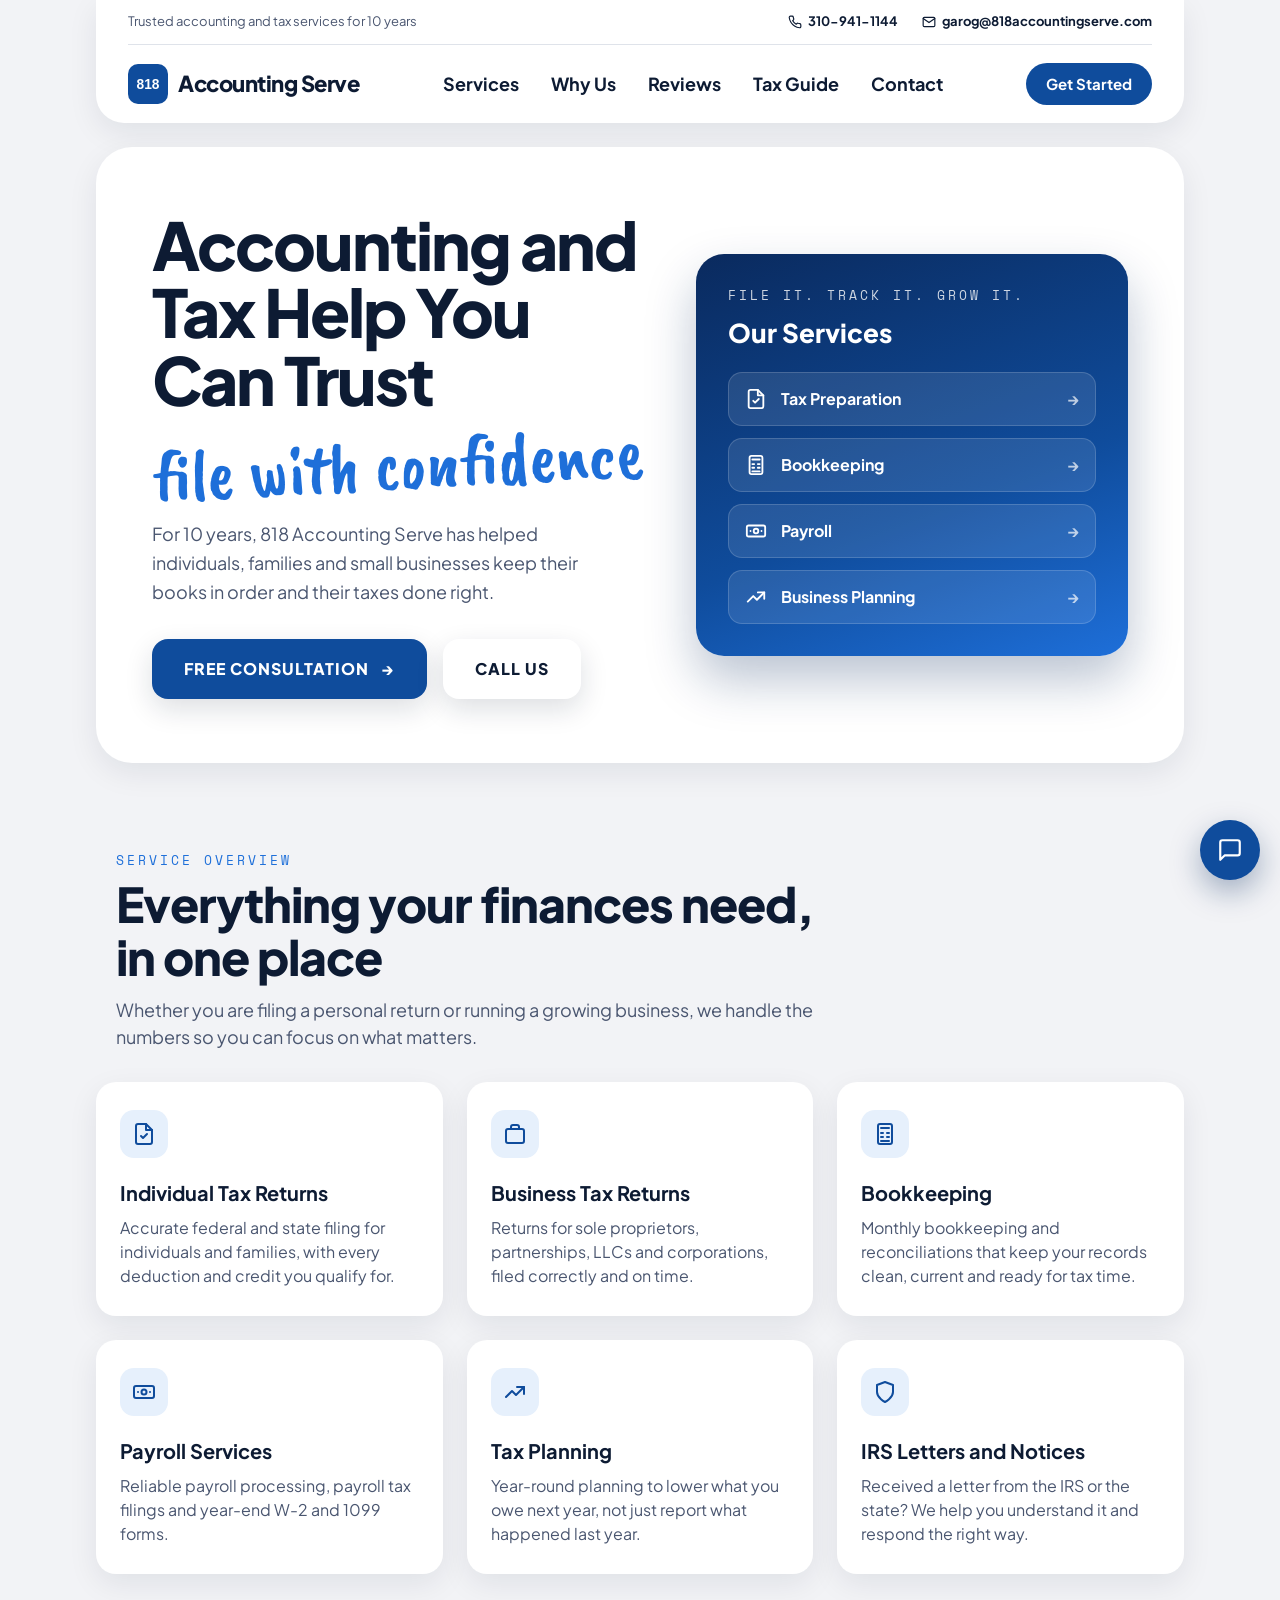
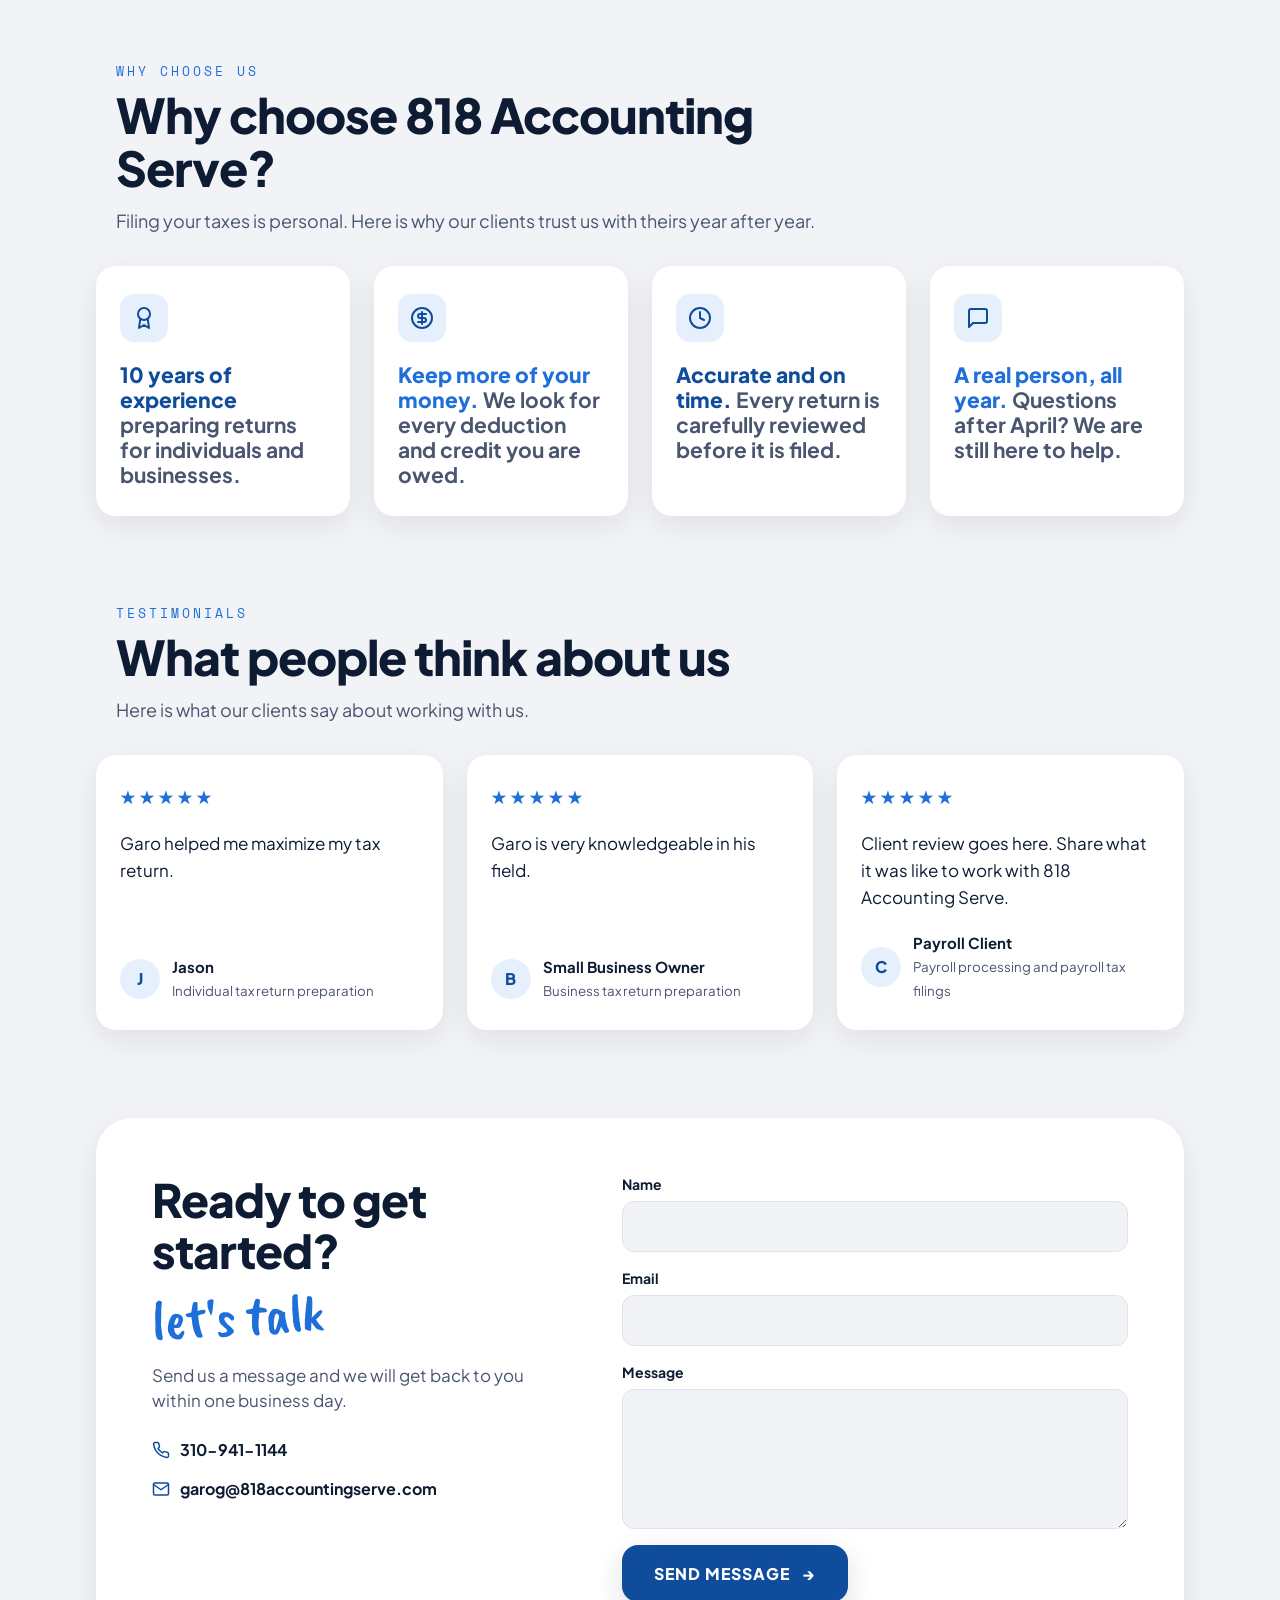
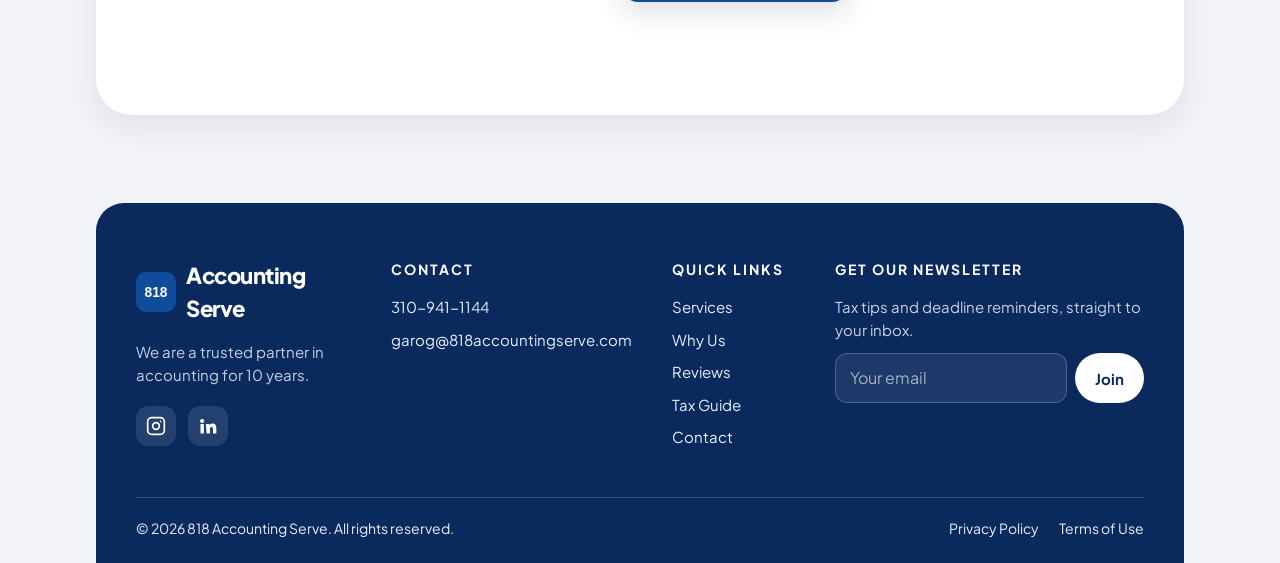
<file: index.html>
<!DOCTYPE html>
<html lang="en">
<head>
  <meta charset="UTF-8">
  <meta name="viewport" content="width=device-width, initial-scale=1.0">
  <title>818 Accounting Serve | Accounting and Tax Services</title>
  <meta name="description" content="818 Accounting Serve. Trusted accounting, bookkeeping, payroll and tax preparation for individuals and businesses for 10 years.">
  <link rel="icon" href="src/img/logo.svg" type="image/svg+xml">
  <link rel="preconnect" href="https://fonts.googleapis.com">
  <link rel="preconnect" href="https://fonts.gstatic.com" crossorigin>
  <link href="https://fonts.googleapis.com/css2?family=Plus+Jakarta+Sans:wght@500;600;700;800&family=Caveat+Brush&family=Space+Mono&display=swap" rel="stylesheet">
  <link rel="stylesheet" href="src/css/styles.css">
</head>
<body>
  <div class="wrap">

    <!-- Header -->
    <header class="header">
      <div class="topbar">
        <span>Trusted accounting and tax services for 10 years</span>
        <div class="contact">
          <a href="tel:+13109411144">
            <svg viewBox="0 0 24 24" fill="none" stroke="currentColor" stroke-width="2" stroke-linecap="round" stroke-linejoin="round"><path d="M22 16.9v3a2 2 0 0 1-2.2 2 19.8 19.8 0 0 1-8.6-3.1 19.5 19.5 0 0 1-6-6A19.8 19.8 0 0 1 2.1 4.2 2 2 0 0 1 4.1 2h3a2 2 0 0 1 2 1.7c.1 1 .4 1.9.7 2.8a2 2 0 0 1-.5 2.1L8 9.9a16 16 0 0 0 6 6l1.3-1.3a2 2 0 0 1 2.1-.4c.9.3 1.8.6 2.8.7a2 2 0 0 1 1.7 2z"/></svg>
            310-941-1144
          </a>
          <a href="mailto:garog@818accountingserve.com">
            <svg viewBox="0 0 24 24" fill="none" stroke="currentColor" stroke-width="2" stroke-linecap="round" stroke-linejoin="round"><rect x="2" y="4" width="20" height="16" rx="2"/><path d="m22 6-10 7L2 6"/></svg>
            garog@818accountingserve.com
          </a>
        </div>
      </div>
      <div class="navbar">
        <a class="logo" href="index.html">
          <img src="src/img/logo.svg" alt="">
          Accounting Serve
        </a>
        <nav class="menu">
          <a href="pages/services.html">Services</a>
          <a href="pages/why-us.html">Why Us</a>
          <a href="pages/reviews.html">Reviews</a>
          <a href="pages/tax-guide.html">Tax Guide</a>
          <a href="pages/contact.html">Contact</a>
        </nav>
        <a class="pill" href="pages/contact.html">Get Started</a>
      </div>
    </header>

    <!-- Hero -->
    <section class="hero">
      <div>
        <h1>Accounting and Tax Help You Can Trust</h1>
        <div class="script">file with confidence</div>
        <p>For 10 years, 818 Accounting Serve has helped individuals, families and small businesses keep their books in order and their taxes done right.</p>
        <div class="hero-actions">
          <a class="btn primary" href="pages/consultation.html">Free Consultation <span aria-hidden="true">&rarr;</span></a>
          <a class="btn" href="tel:+13109411144">Call Us</a>
        </div>
      </div>

      <aside class="panel" aria-label="Our services">
        <div class="mono">FILE IT. TRACK IT. GROW IT.</div>
        <h2>Our Services</h2>
        <ul>
          <li><a href="pages/services.html#tax-preparation">
            <svg viewBox="0 0 24 24" fill="none" stroke="currentColor" stroke-width="2" stroke-linecap="round" stroke-linejoin="round"><path d="M14 2H6a2 2 0 0 0-2 2v16a2 2 0 0 0 2 2h12a2 2 0 0 0 2-2V8z"/><path d="M14 2v6h6M9 14l2 2 4-4"/></svg>
            Tax Preparation <span>&rarr;</span></a></li>
          <li><a href="pages/services.html#bookkeeping">
            <svg viewBox="0 0 24 24" fill="none" stroke="currentColor" stroke-width="2" stroke-linecap="round" stroke-linejoin="round"><rect x="5" y="2" width="14" height="20" rx="2"/><path d="M8 6h8M8 11h2M14 11h2M8 15h2M14 15h2M8 19h8"/></svg>
            Bookkeeping <span>&rarr;</span></a></li>
          <li><a href="pages/services.html#payroll">
            <svg viewBox="0 0 24 24" fill="none" stroke="currentColor" stroke-width="2" stroke-linecap="round" stroke-linejoin="round"><rect x="2" y="6" width="20" height="12" rx="2"/><circle cx="12" cy="12" r="2.5"/><path d="M6 12h.01M18 12h.01"/></svg>
            Payroll <span>&rarr;</span></a></li>
          <li><a href="pages/services.html#tax-planning">
            <svg viewBox="0 0 24 24" fill="none" stroke="currentColor" stroke-width="2" stroke-linecap="round" stroke-linejoin="round"><path d="M3 17l6-6 4 4 8-8"/><path d="M14 7h7v7"/></svg>
            Business Planning <span>&rarr;</span></a></li>
        </ul>
      </aside>
    </section>

    <!-- Service overview -->
    <section class="section" id="services">
      <div class="section-head">
        <div class="eyebrow">Service Overview</div>
        <h2>Everything your finances need, in one place</h2>
        <p>Whether you are filing a personal return or running a growing business, we handle the numbers so you can focus on what matters.</p>
      </div>
      <div class="grid three">
        <div class="card" id="tax-preparation">
          <div class="icon"><svg viewBox="0 0 24 24" fill="none" stroke="currentColor" stroke-width="2" stroke-linecap="round" stroke-linejoin="round"><path d="M14 2H6a2 2 0 0 0-2 2v16a2 2 0 0 0 2 2h12a2 2 0 0 0 2-2V8z"/><path d="M14 2v6h6M9 14l2 2 4-4"/></svg></div>
          <h3>Individual Tax Returns</h3>
          <p>Accurate federal and state filing for individuals and families, with every deduction and credit you qualify for.</p>
        </div>
        <div class="card" id="business-taxes">
          <div class="icon"><svg viewBox="0 0 24 24" fill="none" stroke="currentColor" stroke-width="2" stroke-linecap="round" stroke-linejoin="round"><rect x="3" y="7" width="18" height="14" rx="2"/><path d="M8 7V5a2 2 0 0 1 2-2h4a2 2 0 0 1 2 2v2"/></svg></div>
          <h3>Business Tax Returns</h3>
          <p>Returns for sole proprietors, partnerships, LLCs and corporations, filed correctly and on time.</p>
        </div>
        <div class="card" id="bookkeeping">
          <div class="icon"><svg viewBox="0 0 24 24" fill="none" stroke="currentColor" stroke-width="2" stroke-linecap="round" stroke-linejoin="round"><rect x="5" y="2" width="14" height="20" rx="2"/><path d="M8 6h8M8 11h2M14 11h2M8 15h2M14 15h2M8 19h8"/></svg></div>
          <h3>Bookkeeping</h3>
          <p>Monthly bookkeeping and reconciliations that keep your records clean, current and ready for tax time.</p>
        </div>
        <div class="card" id="payroll">
          <div class="icon"><svg viewBox="0 0 24 24" fill="none" stroke="currentColor" stroke-width="2" stroke-linecap="round" stroke-linejoin="round"><rect x="2" y="6" width="20" height="12" rx="2"/><circle cx="12" cy="12" r="2.5"/><path d="M6 12h.01M18 12h.01"/></svg></div>
          <h3>Payroll Services</h3>
          <p>Reliable payroll processing, payroll tax filings and year-end W-2 and 1099 forms.</p>
        </div>
        <div class="card" id="tax-planning">
          <div class="icon"><svg viewBox="0 0 24 24" fill="none" stroke="currentColor" stroke-width="2" stroke-linecap="round" stroke-linejoin="round"><path d="M3 17l6-6 4 4 8-8"/><path d="M14 7h7v7"/></svg></div>
          <h3>Tax Planning</h3>
          <p>Year-round planning to lower what you owe next year, not just report what happened last year.</p>
        </div>
        <div class="card" id="irs-notices">
          <div class="icon"><svg viewBox="0 0 24 24" fill="none" stroke="currentColor" stroke-width="2" stroke-linecap="round" stroke-linejoin="round"><path d="M12 22s8-4 8-10V5l-8-3-8 3v7c0 6 8 10 8 10z"/></svg></div>
          <h3>IRS Letters and Notices</h3>
          <p>Received a letter from the IRS or the state? We help you understand it and respond the right way.</p>
        </div>
      </div>
    </section>

    <!-- Why choose us -->
    <section class="section why" id="why">
      <div class="section-head">
        <div class="eyebrow">Why Choose Us</div>
        <h2>Why choose 818 Accounting Serve?</h2>
        <p>Filing your taxes is personal. Here is why our clients trust us with theirs year after year.</p>
      </div>
      <div class="grid four">
        <div class="card">
          <div class="icon"><svg viewBox="0 0 24 24" fill="none" stroke="currentColor" stroke-width="2" stroke-linecap="round" stroke-linejoin="round"><circle cx="12" cy="8" r="6"/><path d="M8.2 13.4 7 22l5-3 5 3-1.2-8.6"/></svg></div>
          <p class="big"><b>10 years of experience</b> preparing returns for individuals and businesses.</p>
        </div>
        <div class="card">
          <div class="icon"><svg viewBox="0 0 24 24" fill="none" stroke="currentColor" stroke-width="2" stroke-linecap="round" stroke-linejoin="round"><circle cx="12" cy="12" r="10"/><path d="M16 8h-6a2 2 0 1 0 0 4h4a2 2 0 1 1 0 4H8M12 18V6"/></svg></div>
          <p class="big"><b>Keep more of your money.</b> We look for every deduction and credit you are owed.</p>
        </div>
        <div class="card">
          <div class="icon"><svg viewBox="0 0 24 24" fill="none" stroke="currentColor" stroke-width="2" stroke-linecap="round" stroke-linejoin="round"><circle cx="12" cy="12" r="10"/><path d="M12 6v6l4 2"/></svg></div>
          <p class="big"><b>Accurate and on time.</b> Every return is carefully reviewed before it is filed.</p>
        </div>
        <div class="card">
          <div class="icon"><svg viewBox="0 0 24 24" fill="none" stroke="currentColor" stroke-width="2" stroke-linecap="round" stroke-linejoin="round"><path d="M21 15a2 2 0 0 1-2 2H7l-4 4V5a2 2 0 0 1 2-2h14a2 2 0 0 1 2 2z"/></svg></div>
          <p class="big"><b>A real person, all year.</b> Questions after April? We are still here to help.</p>
        </div>
      </div>
    </section>

    <!-- Testimonials -->
    <!-- Reviews must be real client quotes, used with permission. Replace "Client Name" with how each client agreed to be named. The third card is still a placeholder. -->
    <section class="section" id="reviews">
      <div class="section-head">
        <div class="eyebrow">Testimonials</div>
        <h2>What people think about us</h2>
        <p>Here is what our clients say about working with us.</p>
      </div>
      <div class="grid three">
        <div class="card quote">
          <div class="stars" aria-label="5 out of 5 stars">&#9733;&#9733;&#9733;&#9733;&#9733;</div>
          <blockquote>Garo helped me maximize my tax return.</blockquote>
          <div class="who">
            <div class="avatar">J</div>
            <div><strong>Jason</strong><small>Individual tax return preparation</small></div>
          </div>
        </div>
        <div class="card quote">
          <div class="stars" aria-label="5 out of 5 stars">&#9733;&#9733;&#9733;&#9733;&#9733;</div>
          <blockquote>Garo is very knowledgeable in his field.</blockquote>
          <div class="who">
            <div class="avatar">B</div>
            <div><strong>Small Business Owner</strong><small>Business tax return preparation</small></div>
          </div>
        </div>
        <div class="card quote">
          <div class="stars" aria-label="5 out of 5 stars">&#9733;&#9733;&#9733;&#9733;&#9733;</div>
          <blockquote>Client review goes here. Share what it was like to work with 818 Accounting Serve.</blockquote>
          <div class="who">
            <div class="avatar">C</div>
            <div><strong>Payroll Client</strong><small>Payroll processing and payroll tax filings</small></div>
          </div>
        </div>
      </div>
    </section>

    <!-- Contact call to action -->
    <section class="section" id="contact">
      <div class="cta">
        <div>
          <h2>Ready to get started?</h2>
          <div class="script">let's talk</div>
          <p>Send us a message and we will get back to you within one business day.</p>
          <ul class="details">
            <li><a href="tel:+13109411144">
              <svg viewBox="0 0 24 24" fill="none" stroke="currentColor" stroke-width="2" stroke-linecap="round" stroke-linejoin="round"><path d="M22 16.9v3a2 2 0 0 1-2.2 2 19.8 19.8 0 0 1-8.6-3.1 19.5 19.5 0 0 1-6-6A19.8 19.8 0 0 1 2.1 4.2 2 2 0 0 1 4.1 2h3a2 2 0 0 1 2 1.7c.1 1 .4 1.9.7 2.8a2 2 0 0 1-.5 2.1L8 9.9a16 16 0 0 0 6 6l1.3-1.3a2 2 0 0 1 2.1-.4c.9.3 1.8.6 2.8.7a2 2 0 0 1 1.7 2z"/></svg>
              310-941-1144</a></li>
            <li><a href="mailto:garog@818accountingserve.com">
              <svg viewBox="0 0 24 24" fill="none" stroke="currentColor" stroke-width="2" stroke-linecap="round" stroke-linejoin="round"><rect x="2" y="4" width="20" height="16" rx="2"/><path d="m22 6-10 7L2 6"/></svg>
              garog@818accountingserve.com</a></li>
          </ul>
        </div>
        <form class="form" id="contact-form">
          <label>Name
            <input type="text" name="name" autocomplete="name" required>
          </label>
          <label>Email
            <input type="email" name="email" autocomplete="email" required>
          </label>
          <label>Message
            <textarea name="message" required></textarea>
          </label>
          <button class="btn primary" type="submit">Send Message <span aria-hidden="true">&rarr;</span></button>
          <p class="form-note" id="form-note" aria-live="polite"></p>
        </form>
      </div>
    </section>
  </div>

  <!-- Footer -->
  <div class="wrap">
    <footer class="footer">
      <div class="footer-grid">
        <div>
          <a class="logo" href="index.html">
            <img src="src/img/logo.svg" alt="">
            Accounting Serve
          </a>
          <p>We are a trusted partner in accounting for 10 years.</p>
          <div class="social">
            <a href="https://www.instagram.com/" target="_blank" rel="noopener" aria-label="Instagram">
              <svg viewBox="0 0 24 24" fill="none" stroke="currentColor" stroke-width="2" stroke-linecap="round" stroke-linejoin="round"><rect x="2" y="2" width="20" height="20" rx="5"/><circle cx="12" cy="12" r="4"/><path d="M17.5 6.5h.01"/></svg>
            </a>
            <a href="https://www.linkedin.com/" target="_blank" rel="noopener" aria-label="LinkedIn">
              <svg viewBox="0 0 24 24" fill="currentColor"><path d="M4.98 3.5a2.5 2.5 0 1 1 0 5 2.5 2.5 0 0 1 0-5zM3 9.5h4V21H3zM9.5 9.5h3.8v1.6h.1c.5-1 1.8-2 3.8-2 4 0 4.8 2.6 4.8 6V21h-4v-5.1c0-1.2 0-2.8-1.7-2.8s-2 1.3-2 2.7V21h-4z"/></svg>
            </a>
          </div>
        </div>
        <div>
          <h4>Contact</h4>
          <ul>
            <li><a href="tel:+13109411144">310-941-1144</a></li>
            <li><a href="mailto:garog@818accountingserve.com">garog@818accountingserve.com</a></li>
          </ul>
        </div>
        <div>
          <h4>Quick Links</h4>
          <ul>
            <li><a href="pages/services.html">Services</a></li>
            <li><a href="pages/why-us.html">Why Us</a></li>
            <li><a href="pages/reviews.html">Reviews</a></li>
            <li><a href="pages/tax-guide.html">Tax Guide</a></li>
            <li><a href="pages/contact.html">Contact</a></li>
          </ul>
        </div>
        <div>
          <h4>Get Our Newsletter</h4>
          <p>Tax tips and deadline reminders, straight to your inbox.</p>
          <form class="newsletter" id="newsletter-form">
            <input type="email" name="email" placeholder="Your email" aria-label="Your email" required>
            <button class="pill" type="submit">Join</button>
          </form>
        </div>
      </div>
      <div class="footer-bottom">
        <span>&copy; <span id="year">2026</span> 818 Accounting Serve. All rights reserved.</span>
        <nav>
          <a href="pages/privacy.html">Privacy Policy</a>
          <a href="pages/terms.html">Terms of Use</a>
        </nav>
      </div>
    </footer>
  </div>

  <script src="src/js/main.js"></script>
  <script src="src/js/chat.js"></script>
</body>
</html>
</file>
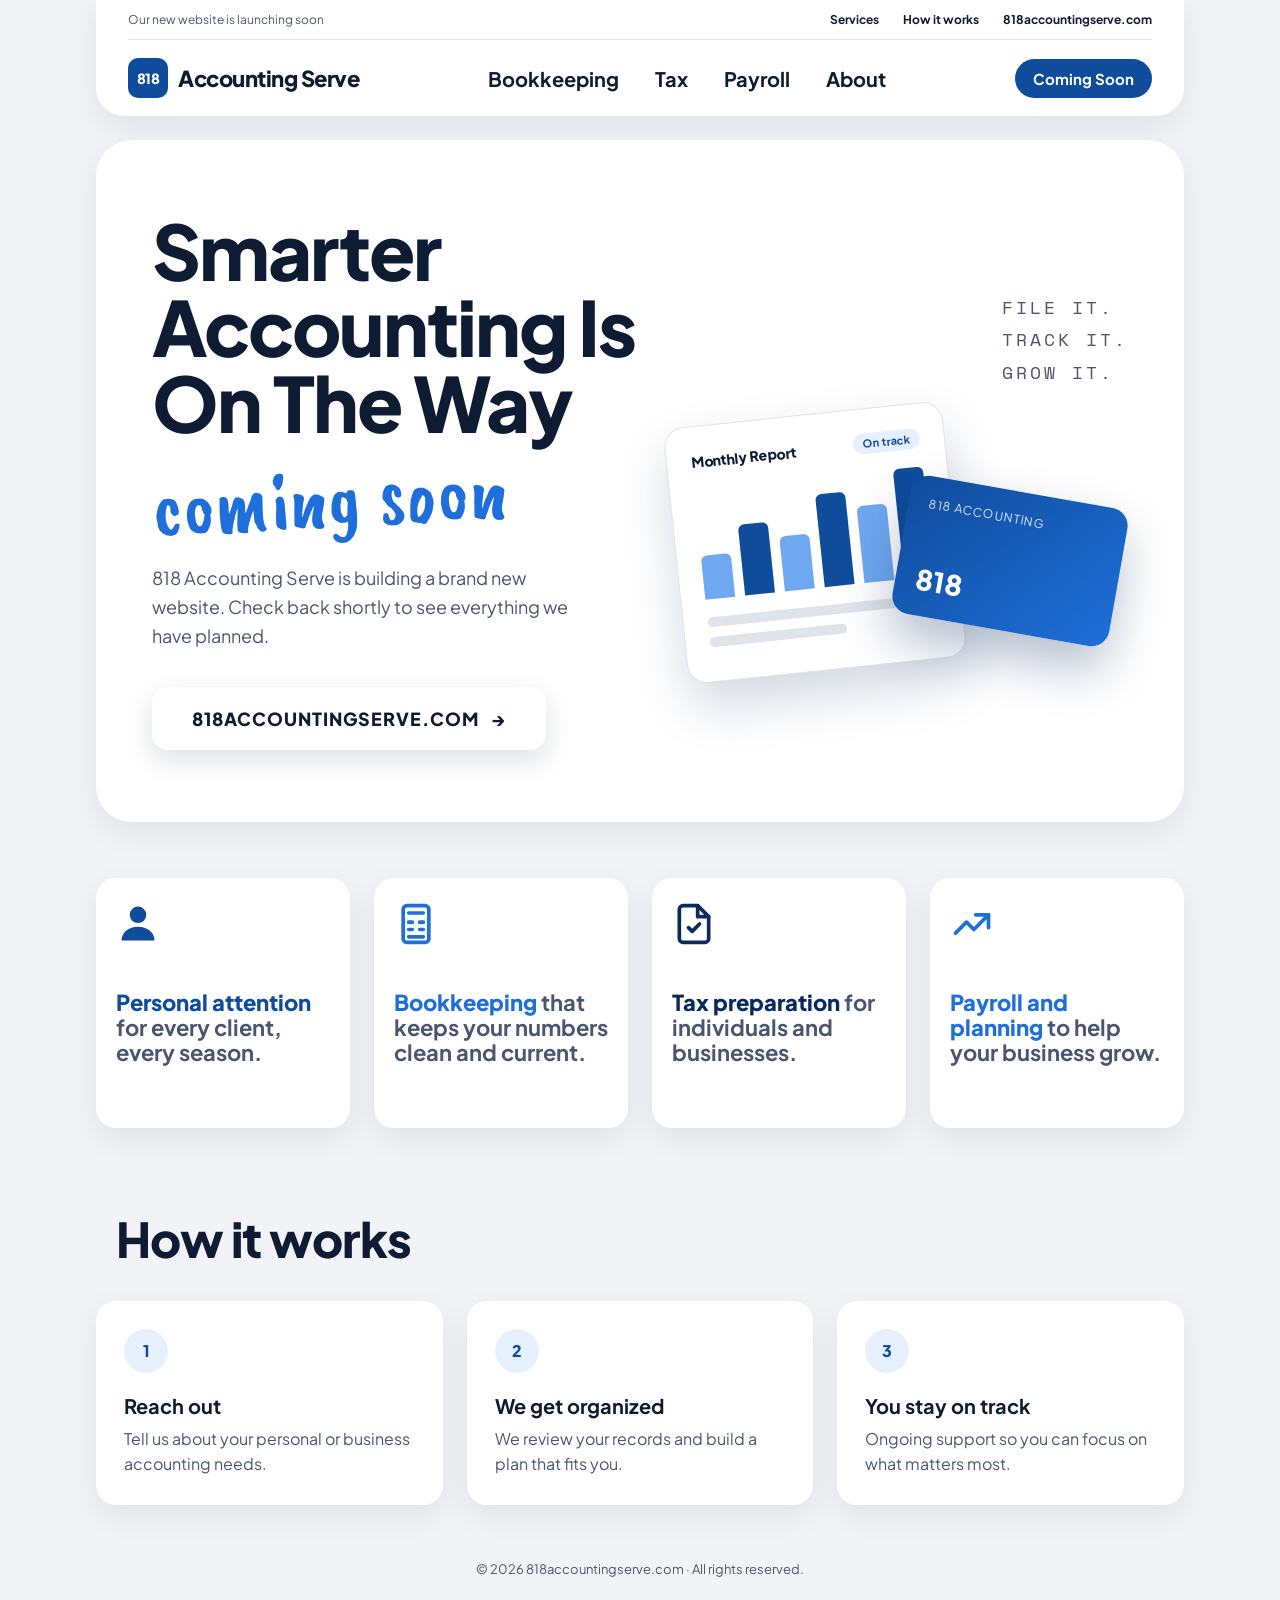
<file: pages/coming-soon.html>
<!DOCTYPE html>
<html lang="en">
<head>
  <meta charset="UTF-8">
  <meta name="viewport" content="width=device-width, initial-scale=1.0">
  <title>818 Accounting Serve | Coming Soon</title>
  <meta name="description" content="818 Accounting Serve. Our new website is coming soon.">
  <link rel="preconnect" href="https://fonts.googleapis.com">
  <link rel="preconnect" href="https://fonts.gstatic.com" crossorigin>
  <link href="https://fonts.googleapis.com/css2?family=Plus+Jakarta+Sans:wght@500;600;700;800&family=Caveat+Brush&family=Space+Mono&display=swap" rel="stylesheet">
  <style>
    :root {
      --page: #f2f3f6;
      --white: #ffffff;
      --ink: #0d1b33;
      --muted: #4a5670;
      --blue-900: #0a2a5e;
      --blue-700: #0f4c9c;
      --blue-500: #1e6fd9;
      --blue-300: #6fa8f0;
      --blue-100: #e6f0fc;
      --line: #dfe3ea;
      --shadow: 0 10px 30px rgba(13, 27, 51, 0.08);
    }

    * { box-sizing: border-box; margin: 0; padding: 0; }

    body {
      font-family: "Plus Jakarta Sans", system-ui, -apple-system, "Segoe UI", Roboto, sans-serif;
      background: var(--page);
      color: var(--ink);
      overflow-x: hidden;
    }

    a { color: inherit; text-decoration: none; }

    .wrap {
      max-width: 1120px;
      margin: 0 auto;
      padding: 0 16px;
    }

    /* ---------- Header ---------- */
    .header {
      background: var(--white);
      border-radius: 0 0 28px 28px;
      box-shadow: var(--shadow);
      padding: 0 32px;
    }
    .topbar {
      display: flex;
      justify-content: space-between;
      align-items: center;
      gap: 16px;
      padding: 12px 0;
      border-bottom: 1px solid var(--line);
      font-size: 12px;
      color: var(--muted);
    }
    .topbar nav { display: flex; gap: 24px; font-weight: 700; color: var(--ink); }
    .navbar {
      display: flex;
      justify-content: space-between;
      align-items: center;
      padding: 18px 0;
    }
    .logo {
      display: flex;
      align-items: center;
      gap: 10px;
      font-weight: 800;
      font-size: 22px;
      letter-spacing: -0.5px;
    }
    .logo-mark {
      width: 40px;
      height: 40px;
      border-radius: 10px;
      background: var(--blue-700);
      color: var(--white);
      display: grid;
      place-items: center;
      font-size: 14px;
    }
    .menu { display: flex; gap: 36px; font-weight: 700; font-size: 20px; }
    .menu a:hover { color: var(--blue-500); }
    .notify {
      font-weight: 700;
      font-size: 15px;
      padding: 10px 18px;
      border-radius: 999px;
      background: var(--blue-700);
      color: var(--white);
    }
    .notify:hover { background: var(--blue-500); }

    /* ---------- Hero ---------- */
    .hero {
      margin-top: 24px;
      background: var(--white);
      border-radius: 36px;
      box-shadow: var(--shadow);
      display: grid;
      grid-template-columns: 1.1fr 1fr;
      align-items: center;
      gap: 24px;
      padding: 72px 56px;
      position: relative;
      overflow: hidden;
    }
    .hero h1 {
      font-size: clamp(44px, 6.5vw, 76px);
      font-weight: 800;
      line-height: 1;
      letter-spacing: -2px;
    }
    .script {
      font-family: "Caveat Brush", cursive;
      color: var(--blue-500);
      font-size: clamp(48px, 7vw, 84px);
      line-height: 1.1;
      margin: 12px 0 20px;
      transform: rotate(-3deg);
      display: inline-block;
    }
    .hero p {
      color: var(--muted);
      font-size: 18px;
      line-height: 1.6;
      max-width: 440px;
      margin-bottom: 36px;
    }
    .btn {
      display: inline-flex;
      align-items: center;
      gap: 12px;
      padding: 20px 40px;
      border-radius: 16px;
      background: var(--white);
      box-shadow: 0 10px 28px rgba(13, 27, 51, 0.14);
      font-weight: 800;
      font-size: 18px;
      letter-spacing: 1px;
      text-transform: uppercase;
      transition: transform 0.2s ease, box-shadow 0.2s ease;
    }
    .btn:hover { transform: translateY(-2px); box-shadow: 0 14px 34px rgba(13, 27, 51, 0.18); }

    /* hero visual */
    .visual {
      position: relative;
      min-height: 380px;
    }
    .mono {
      font-family: "Space Mono", monospace;
      font-size: 18px;
      letter-spacing: 3px;
      line-height: 1.8;
      color: var(--muted);
      position: absolute;
      top: 0;
      right: 0;
    }
    .doc {
      position: absolute;
      left: 0;
      bottom: 0;
      width: 280px;
      background: var(--white);
      border: 1px solid var(--line);
      border-radius: 20px;
      box-shadow: 0 24px 50px rgba(10, 42, 94, 0.18);
      padding: 24px;
      transform: rotate(-6deg);
    }
    .doc-head {
      display: flex;
      justify-content: space-between;
      align-items: center;
      margin-bottom: 18px;
      font-weight: 800;
      font-size: 14px;
    }
    .doc-head span {
      font-size: 11px;
      font-weight: 700;
      color: var(--blue-700);
      background: var(--blue-100);
      padding: 4px 10px;
      border-radius: 999px;
    }
    .bars {
      display: flex;
      align-items: flex-end;
      gap: 10px;
      height: 110px;
      margin-bottom: 18px;
    }
    .bars div { flex: 1; border-radius: 6px 6px 0 0; background: var(--blue-300); }
    .bars div:nth-child(even) { background: var(--blue-700); }
    .row { height: 10px; border-radius: 6px; background: var(--line); margin-bottom: 10px; }
    .row.short { width: 60%; }
    .card-blue {
      position: absolute;
      right: 8px;
      bottom: 40px;
      width: 220px;
      height: 140px;
      border-radius: 18px;
      background: linear-gradient(135deg, var(--blue-700), var(--blue-500));
      box-shadow: 0 24px 50px rgba(10, 42, 94, 0.3);
      transform: rotate(10deg);
      color: var(--white);
      padding: 20px;
      display: flex;
      flex-direction: column;
      justify-content: space-between;
    }
    .card-blue strong { font-size: 28px; font-weight: 800; }
    .card-blue small { font-size: 12px; opacity: 0.85; letter-spacing: 1px; text-transform: uppercase; }

    /* ---------- Features ---------- */
    .features {
      display: grid;
      grid-template-columns: repeat(4, 1fr);
      gap: 24px;
      margin-top: 56px;
    }
    .feature {
      background: var(--white);
      border-radius: 20px;
      box-shadow: var(--shadow);
      padding: 24px 20px 40px;
      min-height: 250px;
    }
    .feature svg { width: 44px; height: 44px; margin-bottom: 40px; }
    .feature p {
      font-size: 22px;
      font-weight: 700;
      line-height: 1.15;
      color: var(--muted);
    }
    .feature p b { color: var(--blue-700); font-weight: 800; }
    .feature:nth-child(2) p b { color: var(--blue-500); }
    .feature:nth-child(3) p b { color: var(--blue-900); }
    .feature:nth-child(4) p b { color: var(--blue-500); }

    /* ---------- How it works ---------- */
    .how { margin-top: 80px; }
    .how h2 {
      font-size: clamp(36px, 5vw, 48px);
      font-weight: 800;
      letter-spacing: -1px;
      margin-bottom: 32px;
      padding-left: 20px;
    }
    .steps {
      display: grid;
      grid-template-columns: repeat(3, 1fr);
      gap: 24px;
    }
    .step {
      background: var(--white);
      border-radius: 20px;
      box-shadow: var(--shadow);
      padding: 28px;
    }
    .step .num {
      width: 44px;
      height: 44px;
      border-radius: 50%;
      background: var(--blue-100);
      color: var(--blue-700);
      display: grid;
      place-items: center;
      font-weight: 800;
      margin-bottom: 20px;
    }
    .step h3 { font-size: 20px; margin-bottom: 8px; }
    .step p { color: var(--muted); line-height: 1.6; }

    footer {
      text-align: center;
      padding: 56px 16px 40px;
      font-size: 13px;
      color: var(--muted);
    }

    /* ---------- Responsive ---------- */
    @media (max-width: 960px) {
      .menu { display: none; }
      .hero { grid-template-columns: 1fr; padding: 48px 28px; }
      .visual { min-height: 340px; }
      .features { grid-template-columns: repeat(2, 1fr); }
      .steps { grid-template-columns: 1fr; }
    }
    @media (max-width: 560px) {
      .header { padding: 0 20px; }
      .topbar nav { display: none; }
      .features { grid-template-columns: 1fr; }
      .feature { min-height: 0; }
      .feature svg { margin-bottom: 20px; }
      .mono { position: static; margin-bottom: 16px; font-size: 15px; }
      .visual { min-height: 0; display: flex; flex-direction: column; align-items: center; }
      .doc { position: relative; width: 100%; max-width: 280px; }
      .card-blue { position: relative; right: auto; bottom: auto; margin-top: -40px; align-self: flex-end; }
      .btn { padding: 18px 28px; font-size: 16px; }
    }
  </style>
</head>
<body>
  <div class="wrap">
    <header class="header">
      <div class="topbar">
        <span>Our new website is launching soon</span>
        <nav>
          <a href="#services">Services</a>
          <a href="#how">How it works</a>
          <a href="https://818accountingserve.com">818accountingserve.com</a>
        </nav>
      </div>
      <div class="navbar">
        <a class="logo" href="https://818accountingserve.com">
          <span class="logo-mark">818</span>
          Accounting Serve
        </a>
        <nav class="menu">
          <a href="#services">Bookkeeping</a>
          <a href="#services">Tax</a>
          <a href="#services">Payroll</a>
          <a href="#how">About</a>
        </nav>
        <a class="notify" href="#how">Coming Soon</a>
      </div>
    </header>

    <section class="hero">
      <div>
        <h1>Smarter Accounting Is On The Way</h1>
        <div class="script">coming soon</div>
        <p>818 Accounting Serve is building a brand new website. Check back shortly to see everything we have planned.</p>
        <a class="btn" href="https://818accountingserve.com">818accountingserve.com <span aria-hidden="true">&rarr;</span></a>
      </div>
      <div class="visual" aria-hidden="true">
        <div class="mono">FILE IT.<br>TRACK IT.<br>GROW IT.</div>
        <div class="doc">
          <div class="doc-head">Monthly Report <span>On track</span></div>
          <div class="bars">
            <div style="height:40%"></div>
            <div style="height:65%"></div>
            <div style="height:50%"></div>
            <div style="height:85%"></div>
            <div style="height:70%"></div>
            <div style="height:100%"></div>
          </div>
          <div class="row"></div>
          <div class="row short"></div>
        </div>
        <div class="card-blue">
          <small>818 Accounting</small>
          <strong>818</strong>
        </div>
      </div>
    </section>

    <section class="features" id="services">
      <div class="feature">
        <svg viewBox="0 0 24 24" fill="#0f4c9c"><circle cx="12" cy="7" r="4.5"/><path d="M3 21c0-4.4 4-7.5 9-7.5s9 3.1 9 7.5z"/></svg>
        <p><b>Personal attention</b> for every client, every season.</p>
      </div>
      <div class="feature">
        <svg viewBox="0 0 24 24" fill="none" stroke="#1e6fd9" stroke-width="2" stroke-linecap="round" stroke-linejoin="round"><rect x="5" y="2" width="14" height="20" rx="2"/><path d="M8 6h8M8 11h2M14 11h2M8 15h2M14 15h2M8 19h8"/></svg>
        <p><b>Bookkeeping</b> that keeps your numbers clean and current.</p>
      </div>
      <div class="feature">
        <svg viewBox="0 0 24 24" fill="none" stroke="#0a2a5e" stroke-width="2" stroke-linecap="round" stroke-linejoin="round"><path d="M14 2H6a2 2 0 0 0-2 2v16a2 2 0 0 0 2 2h12a2 2 0 0 0 2-2V8z"/><path d="M14 2v6h6M9 14l2 2 4-4"/></svg>
        <p><b>Tax preparation</b> for individuals and businesses.</p>
      </div>
      <div class="feature">
        <svg viewBox="0 0 24 24" fill="none" stroke="#1e6fd9" stroke-width="2" stroke-linecap="round" stroke-linejoin="round"><path d="M3 17l6-6 4 4 8-8"/><path d="M14 7h7v7"/></svg>
        <p><b>Payroll and planning</b> to help your business grow.</p>
      </div>
    </section>

    <section class="how" id="how">
      <h2>How it works</h2>
      <div class="steps">
        <div class="step">
          <div class="num">1</div>
          <h3>Reach out</h3>
          <p>Tell us about your personal or business accounting needs.</p>
        </div>
        <div class="step">
          <div class="num">2</div>
          <h3>We get organized</h3>
          <p>We review your records and build a plan that fits you.</p>
        </div>
        <div class="step">
          <div class="num">3</div>
          <h3>You stay on track</h3>
          <p>Ongoing support so you can focus on what matters most.</p>
        </div>
      </div>
    </section>

    <footer>
      &copy; <span id="year">2026</span> 818accountingserve.com &middot; All rights reserved.
    </footer>
  </div>

  <script>
    document.getElementById("year").textContent = new Date().getFullYear();
  </script>
</body>
</html>
</file>
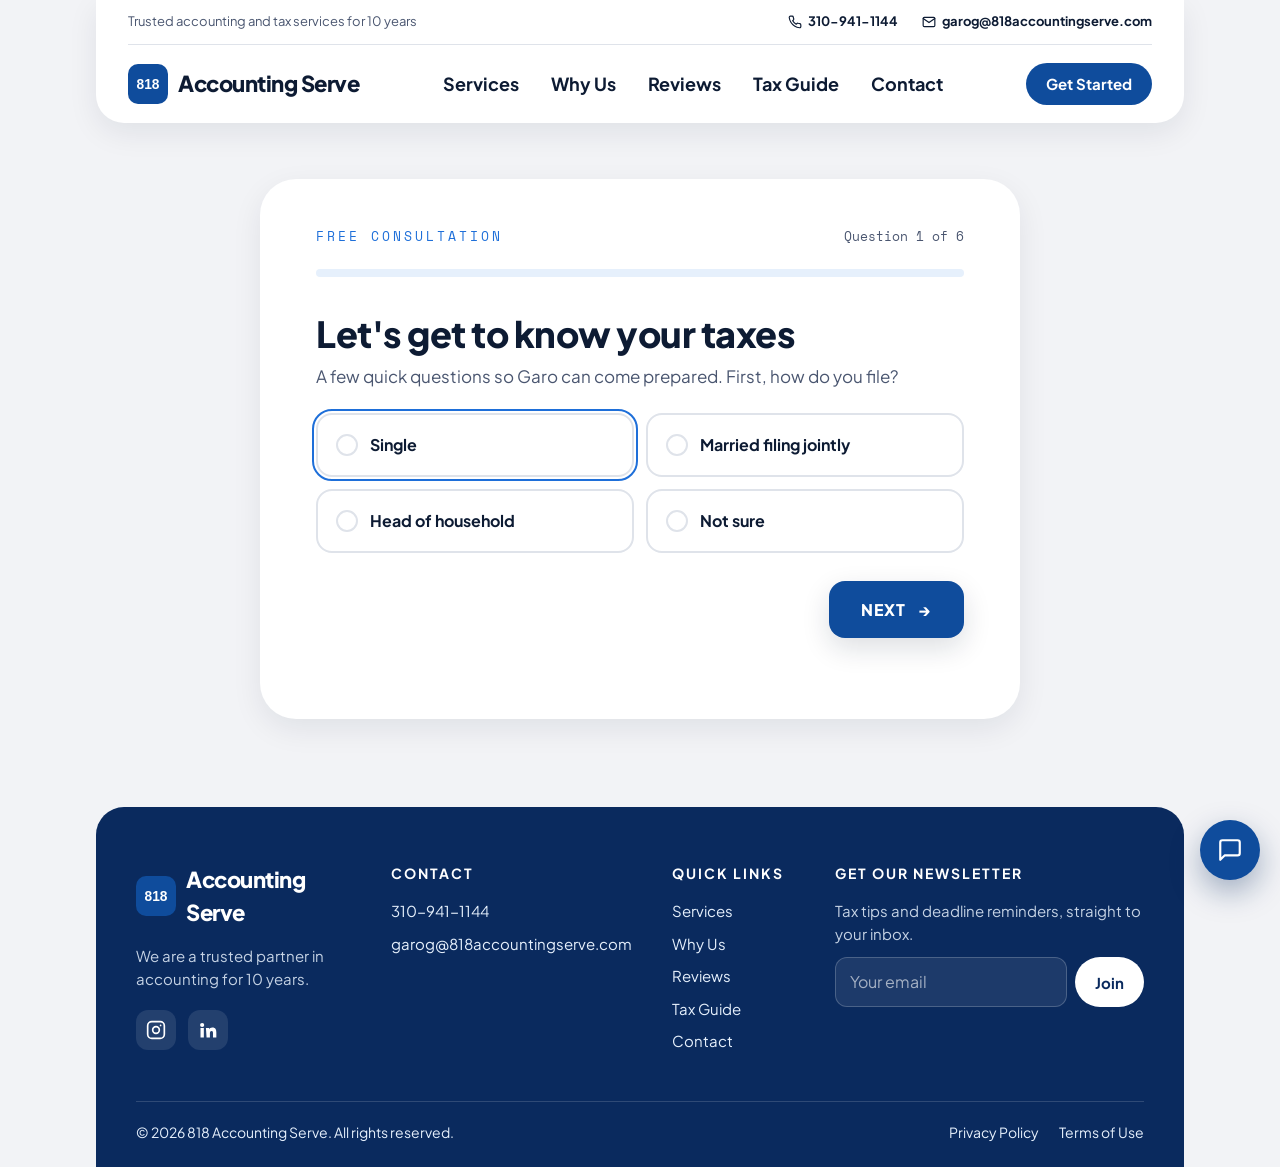
<file: pages/consultation.html>
<!DOCTYPE html>
<html lang="en">
<head>
  <meta charset="UTF-8">
  <meta name="viewport" content="width=device-width, initial-scale=1.0">
  <title>Free Consultation | 818 Accounting Serve</title>
  <meta name="description" content="Answer a few quick questions and Garo will reach out about your free tax consultation.">
  <link rel="icon" href="../src/img/logo.svg" type="image/svg+xml">
  <link rel="preconnect" href="https://fonts.googleapis.com">
  <link rel="preconnect" href="https://fonts.gstatic.com" crossorigin>
  <link href="https://fonts.googleapis.com/css2?family=Plus+Jakarta+Sans:wght@500;600;700;800&family=Caveat+Brush&family=Space+Mono&display=swap" rel="stylesheet">
  <link rel="stylesheet" href="../src/css/styles.css">
</head>
<body>
  <div class="wrap">

    <!-- Header -->
    <header class="header">
      <div class="topbar">
        <span>Trusted accounting and tax services for 10 years</span>
        <div class="contact">
          <a href="tel:+13109411144">
            <svg viewBox="0 0 24 24" fill="none" stroke="currentColor" stroke-width="2" stroke-linecap="round" stroke-linejoin="round"><path d="M22 16.9v3a2 2 0 0 1-2.2 2 19.8 19.8 0 0 1-8.6-3.1 19.5 19.5 0 0 1-6-6A19.8 19.8 0 0 1 2.1 4.2 2 2 0 0 1 4.1 2h3a2 2 0 0 1 2 1.7c.1 1 .4 1.9.7 2.8a2 2 0 0 1-.5 2.1L8 9.9a16 16 0 0 0 6 6l1.3-1.3a2 2 0 0 1 2.1-.4c.9.3 1.8.6 2.8.7a2 2 0 0 1 1.7 2z"/></svg>
            310-941-1144
          </a>
          <a href="mailto:garog@818accountingserve.com">
            <svg viewBox="0 0 24 24" fill="none" stroke="currentColor" stroke-width="2" stroke-linecap="round" stroke-linejoin="round"><rect x="2" y="4" width="20" height="16" rx="2"/><path d="m22 6-10 7L2 6"/></svg>
            garog@818accountingserve.com
          </a>
        </div>
      </div>
      <div class="navbar">
        <a class="logo" href="../index.html">
          <img src="../src/img/logo.svg" alt="">
          Accounting Serve
        </a>
        <nav class="menu">
          <a href="services.html">Services</a>
          <a href="why-us.html">Why Us</a>
          <a href="reviews.html">Reviews</a>
          <a href="tax-guide.html">Tax Guide</a>
          <a href="contact.html">Contact</a>
        </nav>
        <a class="pill" href="contact.html">Get Started</a>
      </div>
    </header>

    <!-- Free consultation questionnaire (logic in src/js/consultation.js) -->
    <section class="section page-top">
      <div class="quiz">
        <div class="quiz-top">
          <div class="eyebrow">Free Consultation</div>
          <div class="quiz-count" id="quiz-count" aria-live="polite">Question 1 of 7</div>
        </div>
        <div class="quiz-progress" aria-hidden="true"><span id="quiz-bar"></span></div>

        <form id="quiz-form" novalidate>

          <fieldset class="step is-active" data-step="filing">
            <legend><h1>Let's get to know your taxes</h1></legend>
            <p class="step-lead">A few quick questions so Garo can come prepared. First, how do you file?</p>
            <div class="choices">
              <label class="choice"><input type="radio" name="filing" value="Single"><span>Single</span></label>
              <label class="choice"><input type="radio" name="filing" value="Married filing jointly"><span>Married filing jointly</span></label>
              <label class="choice"><input type="radio" name="filing" value="Head of household"><span>Head of household</span></label>
              <label class="choice"><input type="radio" name="filing" value="Not sure"><span>Not sure</span></label>
            </div>
            <div class="step-actions"><button class="btn primary" type="button" data-next>Next <span aria-hidden="true">&rarr;</span></button></div>
          </fieldset>

          <fieldset class="step" data-step="work">
            <legend><h2>How do you earn your income?</h2></legend>
            <div class="choices">
              <label class="choice"><input type="radio" name="work" value="Employee"><span>Employee<small>I get a W-2</small></span></label>
              <label class="choice"><input type="radio" name="work" value="Business owner"><span>Business owner<small>Self-employed, freelance or 1099</small></span></label>
              <label class="choice"><input type="radio" name="work" value="Both"><span>Both<small>A job plus a business or side gig</small></span></label>
              <label class="choice"><input type="radio" name="work" value="Retired or other"><span>Retired or other<small>Pension, Social Security, investments</small></span></label>
            </div>
            <div class="step-actions"><button class="btn primary" type="button" data-next>Next <span aria-hidden="true">&rarr;</span></button></div>
          </fieldset>

          <fieldset class="step" data-step="business" data-if-work="Business owner|Both">
            <legend><h2>How is your business set up?</h2></legend>
            <div class="choices">
              <label class="choice"><input type="radio" name="business" value="Sole proprietor"><span>Sole proprietor</span></label>
              <label class="choice"><input type="radio" name="business" value="LLC"><span>LLC</span></label>
              <label class="choice"><input type="radio" name="business" value="S corporation"><span>S corporation</span></label>
              <label class="choice"><input type="radio" name="business" value="Partnership or C corporation"><span>Partnership or C corporation</span></label>
              <label class="choice"><input type="radio" name="business" value="Not sure"><span>Not sure</span></label>
            </div>
            <div class="step-actions"><button class="btn primary" type="button" data-next>Next <span aria-hidden="true">&rarr;</span></button></div>
          </fieldset>

          <fieldset class="step" data-step="income">
            <legend><h2>Roughly what is your yearly household income?</h2></legend>
            <p class="step-lead">Slide to your best guess. It does not need to be exact.</p>
            <output class="income-value" id="income-value" for="income">$75,000</output>
            <input class="slider" type="range" id="income" name="income" min="0" max="500000" step="5000" value="75000" aria-label="Yearly household income">
            <div class="slider-scale" aria-hidden="true"><span>$0</span><span>$250k</span><span>$500k+</span></div>
            <div class="estimate">
              <div><small>Estimated federal income tax</small><strong id="est-tax">$0</strong></div>
              <div><small>Top tax bracket</small><strong id="est-bracket">0%</strong></div>
              <div><small>Effective rate</small><strong id="est-rate">0%</strong></div>
            </div>
            <p class="estimate-note" id="est-note">Rough estimate using the 2026 standard deduction, before credits. California tax is not included.</p>
            <div class="step-actions"><button class="btn primary" type="button" data-next>Next <span aria-hidden="true">&rarr;</span></button></div>
          </fieldset>

          <fieldset class="step" data-step="help">
            <legend><h2>What can Garo help you with?</h2></legend>
            <p class="step-lead">Pick all that apply.</p>
            <div class="choices">
              <label class="choice"><input type="checkbox" name="help" value="Tax preparation"><span>Tax preparation</span></label>
              <label class="choice"><input type="checkbox" name="help" value="Tax planning"><span>Lowering next year's taxes</span></label>
              <label class="choice"><input type="checkbox" name="help" value="Bookkeeping"><span>Bookkeeping</span></label>
              <label class="choice"><input type="checkbox" name="help" value="Payroll"><span>Payroll</span></label>
              <label class="choice"><input type="checkbox" name="help" value="IRS or FTB letter"><span>An IRS or FTB letter</span></label>
              <label class="choice"><input type="checkbox" name="help" value="Something else"><span>Something else</span></label>
            </div>
            <div class="step-actions"><button class="btn primary" type="button" data-next>Next <span aria-hidden="true">&rarr;</span></button></div>
          </fieldset>

          <fieldset class="step" data-step="plans">
            <legend><h2>Any big plans in the next year?</h2></legend>
            <p class="step-lead">Big life changes often mean tax savings. Pick all that apply.</p>
            <div class="choices">
              <label class="choice"><input type="checkbox" name="plans" value="Buying a home"><span>Buying a home</span></label>
              <label class="choice"><input type="checkbox" name="plans" value="Starting or growing a business"><span>Starting or growing a business</span></label>
              <label class="choice"><input type="checkbox" name="plans" value="Buying a vehicle or equipment for work"><span>Buying a vehicle or equipment for work</span></label>
              <label class="choice"><input type="checkbox" name="plans" value="Saving for retirement"><span>Saving for retirement</span></label>
              <label class="choice"><input type="checkbox" name="plans" value="Getting married or having a child"><span>Getting married or having a child</span></label>
              <label class="choice"><input type="checkbox" name="plans" value="Selling property or investments"><span>Selling property or investments</span></label>
              <label class="choice"><input type="checkbox" name="plans" value="None of these" data-exclusive><span>None of these</span></label>
            </div>
            <div class="step-actions"><button class="btn primary" type="button" data-next>Next <span aria-hidden="true">&rarr;</span></button></div>
          </fieldset>

          <fieldset class="step" data-step="contact">
            <legend><h2>Where can Garo reach you?</h2></legend>
            <p class="step-lead">Garo will follow up within one business day.</p>
            <div class="form">
              <label>Name
                <input type="text" name="name" autocomplete="name" required>
              </label>
              <label>Email
                <input type="email" name="email" autocomplete="email" required>
              </label>
              <label>Phone <span class="optional">(optional)</span>
                <input type="tel" name="phone" autocomplete="tel">
              </label>
              <label>Anything else Garo should know? <span class="optional">(optional)</span>
                <textarea name="notes"></textarea>
              </label>
            </div>
            <div class="step-actions"><button class="btn primary" type="submit">Send to Garo <span aria-hidden="true">&rarr;</span></button></div>
          </fieldset>

          <div class="step" data-step="done" tabindex="-1">
            <h2>Almost done!</h2>
            <div class="script">thank you</div>
            <p class="step-lead">Your email app should now be open with your answers filled in. Press <strong>send</strong> so they reach Garo.</p>
            <p class="step-lead">Nothing opened? Email <a href="mailto:garog@818accountingserve.com">garog@818accountingserve.com</a> or call <a href="tel:+13109411144">310-941-1144</a>.</p>
            <div class="step-actions"><a class="btn" href="../index.html">Back to Home</a></div>
          </div>

          <p class="quiz-error" id="quiz-error" aria-live="polite"></p>
          <button class="quiz-back" type="button" id="quiz-back" hidden><span aria-hidden="true">&larr;</span> Back</button>
        </form>
      </div>
    </section>
  </div>

  <!-- Footer -->
  <div class="wrap">
    <footer class="footer">
      <div class="footer-grid">
        <div>
          <a class="logo" href="../index.html">
            <img src="../src/img/logo.svg" alt="">
            Accounting Serve
          </a>
          <p>We are a trusted partner in accounting for 10 years.</p>
          <div class="social">
            <a href="https://www.instagram.com/" target="_blank" rel="noopener" aria-label="Instagram">
              <svg viewBox="0 0 24 24" fill="none" stroke="currentColor" stroke-width="2" stroke-linecap="round" stroke-linejoin="round"><rect x="2" y="2" width="20" height="20" rx="5"/><circle cx="12" cy="12" r="4"/><path d="M17.5 6.5h.01"/></svg>
            </a>
            <a href="https://www.linkedin.com/" target="_blank" rel="noopener" aria-label="LinkedIn">
              <svg viewBox="0 0 24 24" fill="currentColor"><path d="M4.98 3.5a2.5 2.5 0 1 1 0 5 2.5 2.5 0 0 1 0-5zM3 9.5h4V21H3zM9.5 9.5h3.8v1.6h.1c.5-1 1.8-2 3.8-2 4 0 4.8 2.6 4.8 6V21h-4v-5.1c0-1.2 0-2.8-1.7-2.8s-2 1.3-2 2.7V21h-4z"/></svg>
            </a>
          </div>
        </div>
        <div>
          <h4>Contact</h4>
          <ul>
            <li><a href="tel:+13109411144">310-941-1144</a></li>
            <li><a href="mailto:garog@818accountingserve.com">garog@818accountingserve.com</a></li>
          </ul>
        </div>
        <div>
          <h4>Quick Links</h4>
          <ul>
            <li><a href="services.html">Services</a></li>
            <li><a href="why-us.html">Why Us</a></li>
            <li><a href="reviews.html">Reviews</a></li>
            <li><a href="tax-guide.html">Tax Guide</a></li>
            <li><a href="contact.html">Contact</a></li>
          </ul>
        </div>
        <div>
          <h4>Get Our Newsletter</h4>
          <p>Tax tips and deadline reminders, straight to your inbox.</p>
          <form class="newsletter" id="newsletter-form">
            <input type="email" name="email" placeholder="Your email" aria-label="Your email" required>
            <button class="pill" type="submit">Join</button>
          </form>
        </div>
      </div>
      <div class="footer-bottom">
        <span>&copy; <span id="year">2026</span> 818 Accounting Serve. All rights reserved.</span>
        <nav>
          <a href="privacy.html">Privacy Policy</a>
          <a href="terms.html">Terms of Use</a>
        </nav>
      </div>
    </footer>
  </div>

  <script src="../src/js/main.js"></script>
  <script src="../src/js/chat.js"></script>
  <script src="../src/js/consultation.js"></script>
</body>
</html>
</file>
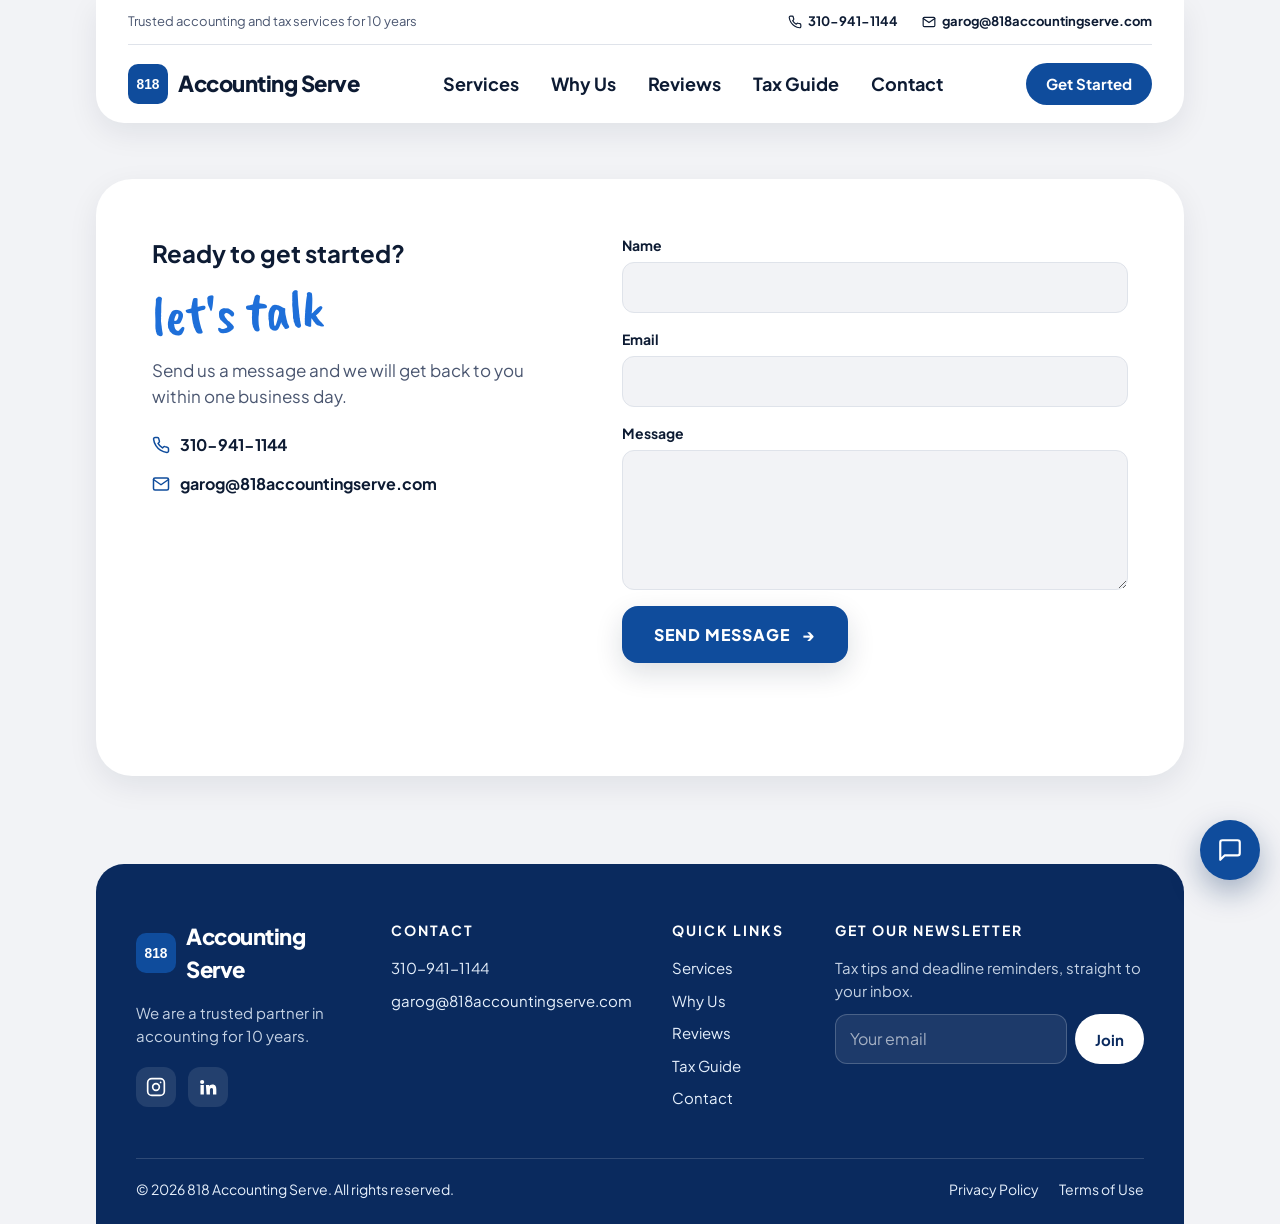
<file: pages/contact.html>
<!DOCTYPE html>
<html lang="en">
<head>
  <meta charset="UTF-8">
  <meta name="viewport" content="width=device-width, initial-scale=1.0">
  <title>Contact | 818 Accounting Serve</title>
  <meta name="description" content="Call 310-941-1144 or send 818 Accounting Serve a message.">
  <link rel="icon" href="../src/img/logo.svg" type="image/svg+xml">
  <link rel="preconnect" href="https://fonts.googleapis.com">
  <link rel="preconnect" href="https://fonts.gstatic.com" crossorigin>
  <link href="https://fonts.googleapis.com/css2?family=Plus+Jakarta+Sans:wght@500;600;700;800&family=Caveat+Brush&family=Space+Mono&display=swap" rel="stylesheet">
  <link rel="stylesheet" href="../src/css/styles.css">
</head>
<body>
  <div class="wrap">

    <!-- Header -->
    <header class="header">
      <div class="topbar">
        <span>Trusted accounting and tax services for 10 years</span>
        <div class="contact">
          <a href="tel:+13109411144">
            <svg viewBox="0 0 24 24" fill="none" stroke="currentColor" stroke-width="2" stroke-linecap="round" stroke-linejoin="round"><path d="M22 16.9v3a2 2 0 0 1-2.2 2 19.8 19.8 0 0 1-8.6-3.1 19.5 19.5 0 0 1-6-6A19.8 19.8 0 0 1 2.1 4.2 2 2 0 0 1 4.1 2h3a2 2 0 0 1 2 1.7c.1 1 .4 1.9.7 2.8a2 2 0 0 1-.5 2.1L8 9.9a16 16 0 0 0 6 6l1.3-1.3a2 2 0 0 1 2.1-.4c.9.3 1.8.6 2.8.7a2 2 0 0 1 1.7 2z"/></svg>
            310-941-1144
          </a>
          <a href="mailto:garog@818accountingserve.com">
            <svg viewBox="0 0 24 24" fill="none" stroke="currentColor" stroke-width="2" stroke-linecap="round" stroke-linejoin="round"><rect x="2" y="4" width="20" height="16" rx="2"/><path d="m22 6-10 7L2 6"/></svg>
            garog@818accountingserve.com
          </a>
        </div>
      </div>
      <div class="navbar">
        <a class="logo" href="../index.html">
          <img src="../src/img/logo.svg" alt="">
          Accounting Serve
        </a>
        <nav class="menu">
          <a href="services.html">Services</a>
          <a href="why-us.html">Why Us</a>
          <a href="reviews.html">Reviews</a>
          <a href="tax-guide.html">Tax Guide</a>
          <a href="contact.html">Contact</a>
        </nav>
        <a class="pill" href="contact.html">Get Started</a>
      </div>
    </header>

    <!-- Contact call to action -->
    <section class="section page-top" id="contact">
      <div class="cta">
        <div>
          <h1>Ready to get started?</h1>
          <div class="script">let's talk</div>
          <p>Send us a message and we will get back to you within one business day.</p>
          <ul class="details">
            <li><a href="tel:+13109411144">
              <svg viewBox="0 0 24 24" fill="none" stroke="currentColor" stroke-width="2" stroke-linecap="round" stroke-linejoin="round"><path d="M22 16.9v3a2 2 0 0 1-2.2 2 19.8 19.8 0 0 1-8.6-3.1 19.5 19.5 0 0 1-6-6A19.8 19.8 0 0 1 2.1 4.2 2 2 0 0 1 4.1 2h3a2 2 0 0 1 2 1.7c.1 1 .4 1.9.7 2.8a2 2 0 0 1-.5 2.1L8 9.9a16 16 0 0 0 6 6l1.3-1.3a2 2 0 0 1 2.1-.4c.9.3 1.8.6 2.8.7a2 2 0 0 1 1.7 2z"/></svg>
              310-941-1144</a></li>
            <li><a href="mailto:garog@818accountingserve.com">
              <svg viewBox="0 0 24 24" fill="none" stroke="currentColor" stroke-width="2" stroke-linecap="round" stroke-linejoin="round"><rect x="2" y="4" width="20" height="16" rx="2"/><path d="m22 6-10 7L2 6"/></svg>
              garog@818accountingserve.com</a></li>
          </ul>
        </div>
        <form class="form" id="contact-form">
          <label>Name
            <input type="text" name="name" autocomplete="name" required>
          </label>
          <label>Email
            <input type="email" name="email" autocomplete="email" required>
          </label>
          <label>Message
            <textarea name="message" required></textarea>
          </label>
          <button class="btn primary" type="submit">Send Message <span aria-hidden="true">&rarr;</span></button>
          <p class="form-note" id="form-note" aria-live="polite"></p>
        </form>
      </div>
    </section>
  </div>

  <!-- Footer -->
  <div class="wrap">
    <footer class="footer">
      <div class="footer-grid">
        <div>
          <a class="logo" href="../index.html">
            <img src="../src/img/logo.svg" alt="">
            Accounting Serve
          </a>
          <p>We are a trusted partner in accounting for 10 years.</p>
          <div class="social">
            <a href="https://www.instagram.com/" target="_blank" rel="noopener" aria-label="Instagram">
              <svg viewBox="0 0 24 24" fill="none" stroke="currentColor" stroke-width="2" stroke-linecap="round" stroke-linejoin="round"><rect x="2" y="2" width="20" height="20" rx="5"/><circle cx="12" cy="12" r="4"/><path d="M17.5 6.5h.01"/></svg>
            </a>
            <a href="https://www.linkedin.com/" target="_blank" rel="noopener" aria-label="LinkedIn">
              <svg viewBox="0 0 24 24" fill="currentColor"><path d="M4.98 3.5a2.5 2.5 0 1 1 0 5 2.5 2.5 0 0 1 0-5zM3 9.5h4V21H3zM9.5 9.5h3.8v1.6h.1c.5-1 1.8-2 3.8-2 4 0 4.8 2.6 4.8 6V21h-4v-5.1c0-1.2 0-2.8-1.7-2.8s-2 1.3-2 2.7V21h-4z"/></svg>
            </a>
          </div>
        </div>
        <div>
          <h4>Contact</h4>
          <ul>
            <li><a href="tel:+13109411144">310-941-1144</a></li>
            <li><a href="mailto:garog@818accountingserve.com">garog@818accountingserve.com</a></li>
          </ul>
        </div>
        <div>
          <h4>Quick Links</h4>
          <ul>
            <li><a href="services.html">Services</a></li>
            <li><a href="why-us.html">Why Us</a></li>
            <li><a href="reviews.html">Reviews</a></li>
            <li><a href="tax-guide.html">Tax Guide</a></li>
            <li><a href="contact.html">Contact</a></li>
          </ul>
        </div>
        <div>
          <h4>Get Our Newsletter</h4>
          <p>Tax tips and deadline reminders, straight to your inbox.</p>
          <form class="newsletter" id="newsletter-form">
            <input type="email" name="email" placeholder="Your email" aria-label="Your email" required>
            <button class="pill" type="submit">Join</button>
          </form>
        </div>
      </div>
      <div class="footer-bottom">
        <span>&copy; <span id="year">2026</span> 818 Accounting Serve. All rights reserved.</span>
        <nav>
          <a href="privacy.html">Privacy Policy</a>
          <a href="terms.html">Terms of Use</a>
        </nav>
      </div>
    </footer>
  </div>

  <script src="../src/js/main.js"></script>
  <script src="../src/js/chat.js"></script>
</body>
</html>
</file>
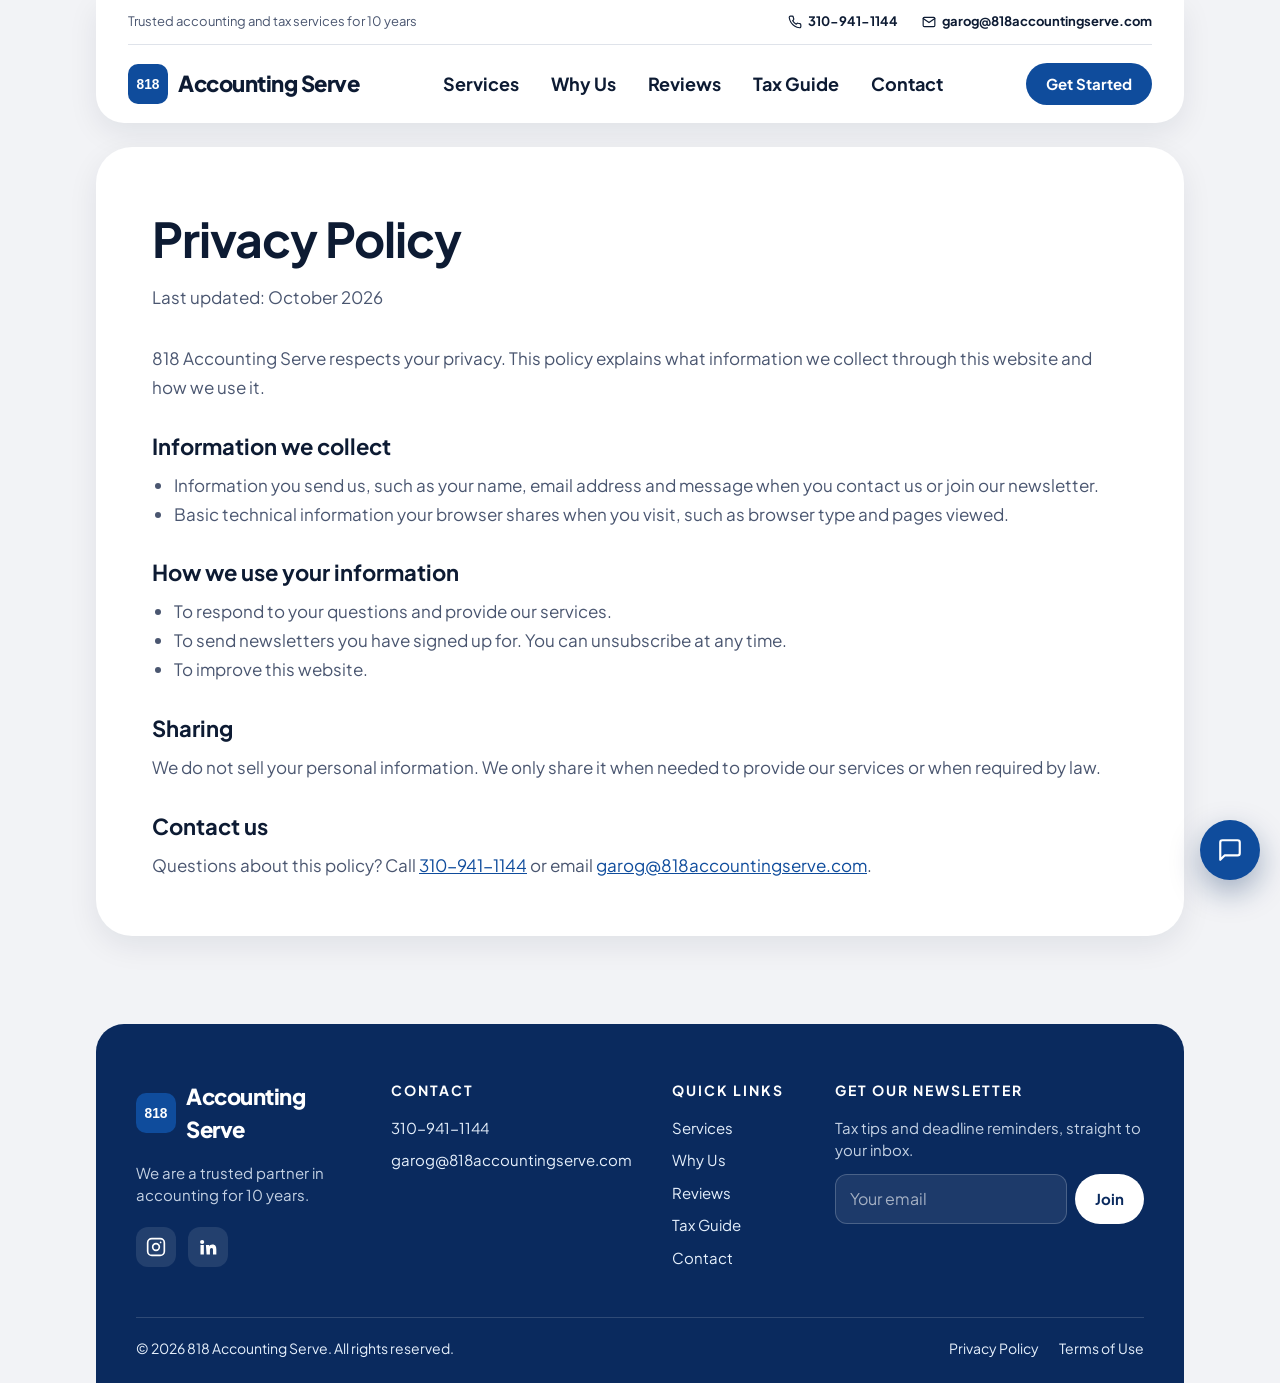
<file: pages/privacy.html>
<!DOCTYPE html>
<html lang="en">
<head>
  <meta charset="UTF-8">
  <meta name="viewport" content="width=device-width, initial-scale=1.0">
  <title>Privacy Policy | 818 Accounting Serve</title>
  <link rel="icon" href="../src/img/logo.svg" type="image/svg+xml">
  <link rel="preconnect" href="https://fonts.googleapis.com">
  <link rel="preconnect" href="https://fonts.gstatic.com" crossorigin>
  <link href="https://fonts.googleapis.com/css2?family=Plus+Jakarta+Sans:wght@500;600;700;800&family=Caveat+Brush&family=Space+Mono&display=swap" rel="stylesheet">
  <link rel="stylesheet" href="../src/css/styles.css">
</head>
<body>
  <div class="wrap">
    <header class="header">
      <div class="topbar">
        <span>Trusted accounting and tax services for 10 years</span>
        <div class="contact">
          <a href="tel:+13109411144">
            <svg viewBox="0 0 24 24" fill="none" stroke="currentColor" stroke-width="2" stroke-linecap="round" stroke-linejoin="round"><path d="M22 16.9v3a2 2 0 0 1-2.2 2 19.8 19.8 0 0 1-8.6-3.1 19.5 19.5 0 0 1-6-6A19.8 19.8 0 0 1 2.1 4.2 2 2 0 0 1 4.1 2h3a2 2 0 0 1 2 1.7c.1 1 .4 1.9.7 2.8a2 2 0 0 1-.5 2.1L8 9.9a16 16 0 0 0 6 6l1.3-1.3a2 2 0 0 1 2.1-.4c.9.3 1.8.6 2.8.7a2 2 0 0 1 1.7 2z"/></svg>
            310-941-1144
          </a>
          <a href="mailto:garog@818accountingserve.com">
            <svg viewBox="0 0 24 24" fill="none" stroke="currentColor" stroke-width="2" stroke-linecap="round" stroke-linejoin="round"><rect x="2" y="4" width="20" height="16" rx="2"/><path d="m22 6-10 7L2 6"/></svg>
            garog@818accountingserve.com
          </a>
        </div>
      </div>
      <div class="navbar">
        <a class="logo" href="../index.html">
          <img src="../src/img/logo.svg" alt="">
          Accounting Serve
        </a>
        <nav class="menu">
          <a href="services.html">Services</a>
          <a href="why-us.html">Why Us</a>
          <a href="reviews.html">Reviews</a>
          <a href="tax-guide.html">Tax Guide</a>
          <a href="contact.html">Contact</a>
        </nav>
        <a class="pill" href="contact.html">Get Started</a>
      </div>
    </header>

    <main class="legal">
      <h1>Privacy Policy</h1>
      <p class="updated">Last updated: October 2026</p>

      <p>818 Accounting Serve respects your privacy. This policy explains what information we collect through this website and how we use it.</p>

      <h2>Information we collect</h2>
      <ul>
        <li>Information you send us, such as your name, email address and message when you contact us or join our newsletter.</li>
        <li>Basic technical information your browser shares when you visit, such as browser type and pages viewed.</li>
      </ul>

      <h2>How we use your information</h2>
      <ul>
        <li>To respond to your questions and provide our services.</li>
        <li>To send newsletters you have signed up for. You can unsubscribe at any time.</li>
        <li>To improve this website.</li>
      </ul>

      <h2>Sharing</h2>
      <p>We do not sell your personal information. We only share it when needed to provide our services or when required by law.</p>

      <h2>Contact us</h2>
      <p>Questions about this policy? Call <a href="tel:+13109411144">310-941-1144</a> or email <a href="mailto:garog@818accountingserve.com">garog@818accountingserve.com</a>.</p>
    </main>
  </div>
  <div class="wrap">
    <footer class="footer">
      <div class="footer-grid">
        <div>
          <a class="logo" href="../index.html">
            <img src="../src/img/logo.svg" alt="">
            Accounting Serve
          </a>
          <p>We are a trusted partner in accounting for 10 years.</p>
          <div class="social">
            <a href="https://www.instagram.com/" target="_blank" rel="noopener" aria-label="Instagram">
              <svg viewBox="0 0 24 24" fill="none" stroke="currentColor" stroke-width="2" stroke-linecap="round" stroke-linejoin="round"><rect x="2" y="2" width="20" height="20" rx="5"/><circle cx="12" cy="12" r="4"/><path d="M17.5 6.5h.01"/></svg>
            </a>
            <a href="https://www.linkedin.com/" target="_blank" rel="noopener" aria-label="LinkedIn">
              <svg viewBox="0 0 24 24" fill="currentColor"><path d="M4.98 3.5a2.5 2.5 0 1 1 0 5 2.5 2.5 0 0 1 0-5zM3 9.5h4V21H3zM9.5 9.5h3.8v1.6h.1c.5-1 1.8-2 3.8-2 4 0 4.8 2.6 4.8 6V21h-4v-5.1c0-1.2 0-2.8-1.7-2.8s-2 1.3-2 2.7V21h-4z"/></svg>
            </a>
          </div>
        </div>
        <div>
          <h4>Contact</h4>
          <ul>
            <li><a href="tel:+13109411144">310-941-1144</a></li>
            <li><a href="mailto:garog@818accountingserve.com">garog@818accountingserve.com</a></li>
          </ul>
        </div>
        <div>
          <h4>Quick Links</h4>
          <ul>
            <li><a href="services.html">Services</a></li>
            <li><a href="why-us.html">Why Us</a></li>
            <li><a href="reviews.html">Reviews</a></li>
            <li><a href="tax-guide.html">Tax Guide</a></li>
            <li><a href="contact.html">Contact</a></li>
          </ul>
        </div>
        <div>
          <h4>Get Our Newsletter</h4>
          <p>Tax tips and deadline reminders, straight to your inbox.</p>
          <form class="newsletter" id="newsletter-form">
            <input type="email" name="email" placeholder="Your email" aria-label="Your email" required>
            <button class="pill" type="submit">Join</button>
          </form>
        </div>
      </div>
      <div class="footer-bottom">
        <span>&copy; <span id="year">2026</span> 818 Accounting Serve. All rights reserved.</span>
        <nav>
          <a href="privacy.html">Privacy Policy</a>
          <a href="terms.html">Terms of Use</a>
        </nav>
      </div>
    </footer>
  </div>

  <script src="../src/js/main.js"></script>
  <script src="../src/js/chat.js"></script>
</body>
</html>
</file>
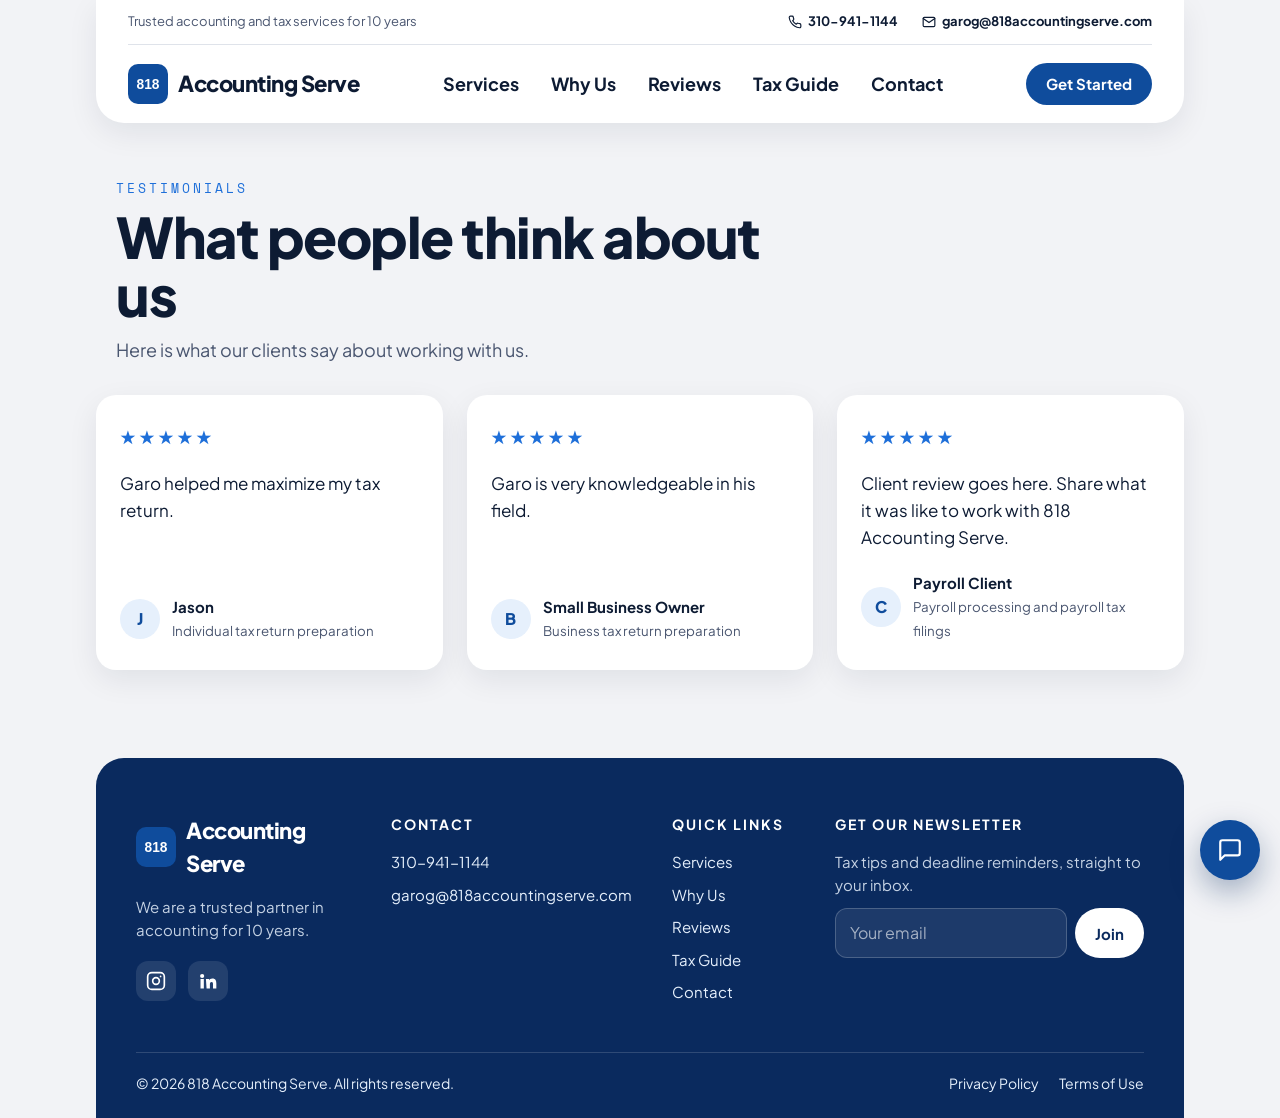
<file: pages/reviews.html>
<!DOCTYPE html>
<html lang="en">
<head>
  <meta charset="UTF-8">
  <meta name="viewport" content="width=device-width, initial-scale=1.0">
  <title>Reviews | 818 Accounting Serve</title>
  <meta name="description" content="What clients say about working with 818 Accounting Serve.">
  <link rel="icon" href="../src/img/logo.svg" type="image/svg+xml">
  <link rel="preconnect" href="https://fonts.googleapis.com">
  <link rel="preconnect" href="https://fonts.gstatic.com" crossorigin>
  <link href="https://fonts.googleapis.com/css2?family=Plus+Jakarta+Sans:wght@500;600;700;800&family=Caveat+Brush&family=Space+Mono&display=swap" rel="stylesheet">
  <link rel="stylesheet" href="../src/css/styles.css">
</head>
<body>
  <div class="wrap">

    <!-- Header -->
    <header class="header">
      <div class="topbar">
        <span>Trusted accounting and tax services for 10 years</span>
        <div class="contact">
          <a href="tel:+13109411144">
            <svg viewBox="0 0 24 24" fill="none" stroke="currentColor" stroke-width="2" stroke-linecap="round" stroke-linejoin="round"><path d="M22 16.9v3a2 2 0 0 1-2.2 2 19.8 19.8 0 0 1-8.6-3.1 19.5 19.5 0 0 1-6-6A19.8 19.8 0 0 1 2.1 4.2 2 2 0 0 1 4.1 2h3a2 2 0 0 1 2 1.7c.1 1 .4 1.9.7 2.8a2 2 0 0 1-.5 2.1L8 9.9a16 16 0 0 0 6 6l1.3-1.3a2 2 0 0 1 2.1-.4c.9.3 1.8.6 2.8.7a2 2 0 0 1 1.7 2z"/></svg>
            310-941-1144
          </a>
          <a href="mailto:garog@818accountingserve.com">
            <svg viewBox="0 0 24 24" fill="none" stroke="currentColor" stroke-width="2" stroke-linecap="round" stroke-linejoin="round"><rect x="2" y="4" width="20" height="16" rx="2"/><path d="m22 6-10 7L2 6"/></svg>
            garog@818accountingserve.com
          </a>
        </div>
      </div>
      <div class="navbar">
        <a class="logo" href="../index.html">
          <img src="../src/img/logo.svg" alt="">
          Accounting Serve
        </a>
        <nav class="menu">
          <a href="services.html">Services</a>
          <a href="why-us.html">Why Us</a>
          <a href="reviews.html">Reviews</a>
          <a href="tax-guide.html">Tax Guide</a>
          <a href="contact.html">Contact</a>
        </nav>
        <a class="pill" href="contact.html">Get Started</a>
      </div>
    </header>

    <!-- Testimonials -->
    <!-- Reviews must be real client quotes, used with permission. Replace "Client Name" with how each client agreed to be named. The third card is still a placeholder. -->
    <section class="section page-top" id="reviews">
      <div class="section-head">
        <div class="eyebrow">Testimonials</div>
        <h1>What people think about us</h1>
        <p>Here is what our clients say about working with us.</p>
      </div>
      <div class="grid three">
        <div class="card quote">
          <div class="stars" aria-label="5 out of 5 stars">&#9733;&#9733;&#9733;&#9733;&#9733;</div>
          <blockquote>Garo helped me maximize my tax return.</blockquote>
          <div class="who">
            <div class="avatar">J</div>
            <div><strong>Jason</strong><small>Individual tax return preparation</small></div>
          </div>
        </div>
        <div class="card quote">
          <div class="stars" aria-label="5 out of 5 stars">&#9733;&#9733;&#9733;&#9733;&#9733;</div>
          <blockquote>Garo is very knowledgeable in his field.</blockquote>
          <div class="who">
            <div class="avatar">B</div>
            <div><strong>Small Business Owner</strong><small>Business tax return preparation</small></div>
          </div>
        </div>
        <div class="card quote">
          <div class="stars" aria-label="5 out of 5 stars">&#9733;&#9733;&#9733;&#9733;&#9733;</div>
          <blockquote>Client review goes here. Share what it was like to work with 818 Accounting Serve.</blockquote>
          <div class="who">
            <div class="avatar">C</div>
            <div><strong>Payroll Client</strong><small>Payroll processing and payroll tax filings</small></div>
          </div>
        </div>
      </div>
    </section>
  </div>

  <!-- Footer -->
  <div class="wrap">
    <footer class="footer">
      <div class="footer-grid">
        <div>
          <a class="logo" href="../index.html">
            <img src="../src/img/logo.svg" alt="">
            Accounting Serve
          </a>
          <p>We are a trusted partner in accounting for 10 years.</p>
          <div class="social">
            <a href="https://www.instagram.com/" target="_blank" rel="noopener" aria-label="Instagram">
              <svg viewBox="0 0 24 24" fill="none" stroke="currentColor" stroke-width="2" stroke-linecap="round" stroke-linejoin="round"><rect x="2" y="2" width="20" height="20" rx="5"/><circle cx="12" cy="12" r="4"/><path d="M17.5 6.5h.01"/></svg>
            </a>
            <a href="https://www.linkedin.com/" target="_blank" rel="noopener" aria-label="LinkedIn">
              <svg viewBox="0 0 24 24" fill="currentColor"><path d="M4.98 3.5a2.5 2.5 0 1 1 0 5 2.5 2.5 0 0 1 0-5zM3 9.5h4V21H3zM9.5 9.5h3.8v1.6h.1c.5-1 1.8-2 3.8-2 4 0 4.8 2.6 4.8 6V21h-4v-5.1c0-1.2 0-2.8-1.7-2.8s-2 1.3-2 2.7V21h-4z"/></svg>
            </a>
          </div>
        </div>
        <div>
          <h4>Contact</h4>
          <ul>
            <li><a href="tel:+13109411144">310-941-1144</a></li>
            <li><a href="mailto:garog@818accountingserve.com">garog@818accountingserve.com</a></li>
          </ul>
        </div>
        <div>
          <h4>Quick Links</h4>
          <ul>
            <li><a href="services.html">Services</a></li>
            <li><a href="why-us.html">Why Us</a></li>
            <li><a href="reviews.html">Reviews</a></li>
            <li><a href="tax-guide.html">Tax Guide</a></li>
            <li><a href="contact.html">Contact</a></li>
          </ul>
        </div>
        <div>
          <h4>Get Our Newsletter</h4>
          <p>Tax tips and deadline reminders, straight to your inbox.</p>
          <form class="newsletter" id="newsletter-form">
            <input type="email" name="email" placeholder="Your email" aria-label="Your email" required>
            <button class="pill" type="submit">Join</button>
          </form>
        </div>
      </div>
      <div class="footer-bottom">
        <span>&copy; <span id="year">2026</span> 818 Accounting Serve. All rights reserved.</span>
        <nav>
          <a href="privacy.html">Privacy Policy</a>
          <a href="terms.html">Terms of Use</a>
        </nav>
      </div>
    </footer>
  </div>

  <script src="../src/js/main.js"></script>
  <script src="../src/js/chat.js"></script>
</body>
</html>
</file>
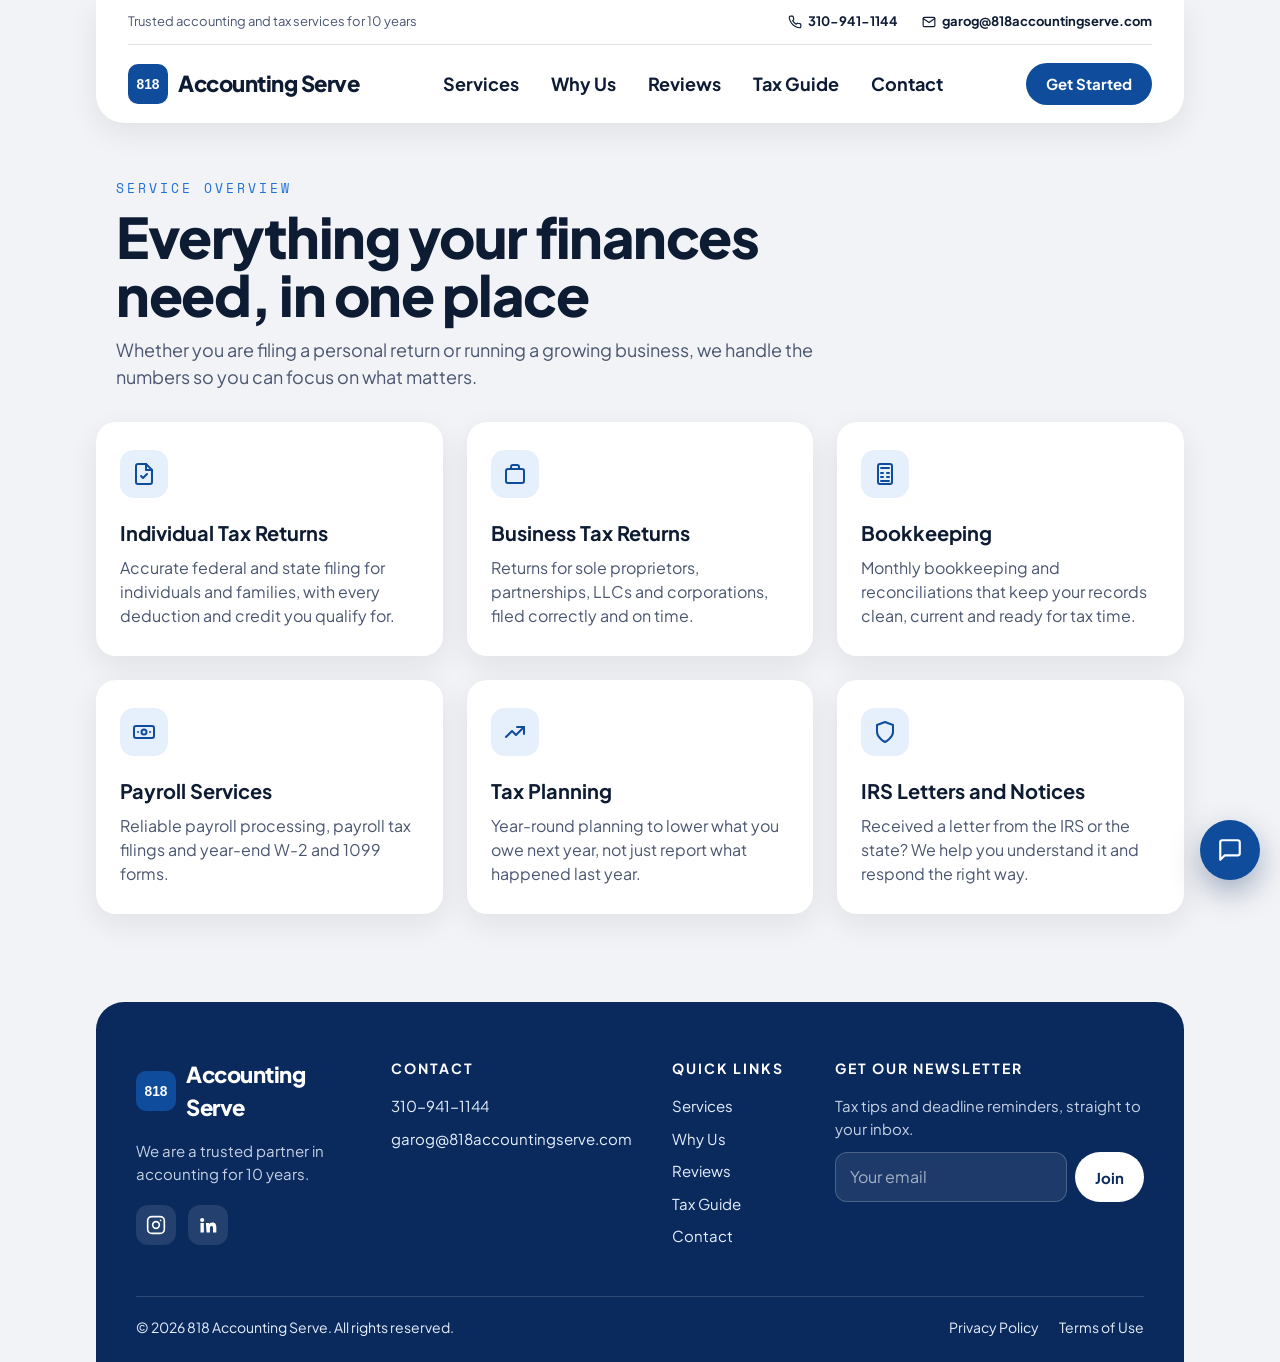
<file: pages/services.html>
<!DOCTYPE html>
<html lang="en">
<head>
  <meta charset="UTF-8">
  <meta name="viewport" content="width=device-width, initial-scale=1.0">
  <title>Services | 818 Accounting Serve</title>
  <meta name="description" content="Tax preparation, bookkeeping, payroll and planning for individuals and businesses.">
  <link rel="icon" href="../src/img/logo.svg" type="image/svg+xml">
  <link rel="preconnect" href="https://fonts.googleapis.com">
  <link rel="preconnect" href="https://fonts.gstatic.com" crossorigin>
  <link href="https://fonts.googleapis.com/css2?family=Plus+Jakarta+Sans:wght@500;600;700;800&family=Caveat+Brush&family=Space+Mono&display=swap" rel="stylesheet">
  <link rel="stylesheet" href="../src/css/styles.css">
</head>
<body>
  <div class="wrap">

    <!-- Header -->
    <header class="header">
      <div class="topbar">
        <span>Trusted accounting and tax services for 10 years</span>
        <div class="contact">
          <a href="tel:+13109411144">
            <svg viewBox="0 0 24 24" fill="none" stroke="currentColor" stroke-width="2" stroke-linecap="round" stroke-linejoin="round"><path d="M22 16.9v3a2 2 0 0 1-2.2 2 19.8 19.8 0 0 1-8.6-3.1 19.5 19.5 0 0 1-6-6A19.8 19.8 0 0 1 2.1 4.2 2 2 0 0 1 4.1 2h3a2 2 0 0 1 2 1.7c.1 1 .4 1.9.7 2.8a2 2 0 0 1-.5 2.1L8 9.9a16 16 0 0 0 6 6l1.3-1.3a2 2 0 0 1 2.1-.4c.9.3 1.8.6 2.8.7a2 2 0 0 1 1.7 2z"/></svg>
            310-941-1144
          </a>
          <a href="mailto:garog@818accountingserve.com">
            <svg viewBox="0 0 24 24" fill="none" stroke="currentColor" stroke-width="2" stroke-linecap="round" stroke-linejoin="round"><rect x="2" y="4" width="20" height="16" rx="2"/><path d="m22 6-10 7L2 6"/></svg>
            garog@818accountingserve.com
          </a>
        </div>
      </div>
      <div class="navbar">
        <a class="logo" href="../index.html">
          <img src="../src/img/logo.svg" alt="">
          Accounting Serve
        </a>
        <nav class="menu">
          <a href="services.html">Services</a>
          <a href="why-us.html">Why Us</a>
          <a href="reviews.html">Reviews</a>
          <a href="tax-guide.html">Tax Guide</a>
          <a href="contact.html">Contact</a>
        </nav>
        <a class="pill" href="contact.html">Get Started</a>
      </div>
    </header>

    <!-- Service overview -->
    <section class="section page-top" id="services">
      <div class="section-head">
        <div class="eyebrow">Service Overview</div>
        <h1>Everything your finances need, in one place</h1>
        <p>Whether you are filing a personal return or running a growing business, we handle the numbers so you can focus on what matters.</p>
      </div>
      <div class="grid three">
        <div class="card" id="tax-preparation">
          <div class="icon"><svg viewBox="0 0 24 24" fill="none" stroke="currentColor" stroke-width="2" stroke-linecap="round" stroke-linejoin="round"><path d="M14 2H6a2 2 0 0 0-2 2v16a2 2 0 0 0 2 2h12a2 2 0 0 0 2-2V8z"/><path d="M14 2v6h6M9 14l2 2 4-4"/></svg></div>
          <h3>Individual Tax Returns</h3>
          <p>Accurate federal and state filing for individuals and families, with every deduction and credit you qualify for.</p>
        </div>
        <div class="card" id="business-taxes">
          <div class="icon"><svg viewBox="0 0 24 24" fill="none" stroke="currentColor" stroke-width="2" stroke-linecap="round" stroke-linejoin="round"><rect x="3" y="7" width="18" height="14" rx="2"/><path d="M8 7V5a2 2 0 0 1 2-2h4a2 2 0 0 1 2 2v2"/></svg></div>
          <h3>Business Tax Returns</h3>
          <p>Returns for sole proprietors, partnerships, LLCs and corporations, filed correctly and on time.</p>
        </div>
        <div class="card" id="bookkeeping">
          <div class="icon"><svg viewBox="0 0 24 24" fill="none" stroke="currentColor" stroke-width="2" stroke-linecap="round" stroke-linejoin="round"><rect x="5" y="2" width="14" height="20" rx="2"/><path d="M8 6h8M8 11h2M14 11h2M8 15h2M14 15h2M8 19h8"/></svg></div>
          <h3>Bookkeeping</h3>
          <p>Monthly bookkeeping and reconciliations that keep your records clean, current and ready for tax time.</p>
        </div>
        <div class="card" id="payroll">
          <div class="icon"><svg viewBox="0 0 24 24" fill="none" stroke="currentColor" stroke-width="2" stroke-linecap="round" stroke-linejoin="round"><rect x="2" y="6" width="20" height="12" rx="2"/><circle cx="12" cy="12" r="2.5"/><path d="M6 12h.01M18 12h.01"/></svg></div>
          <h3>Payroll Services</h3>
          <p>Reliable payroll processing, payroll tax filings and year-end W-2 and 1099 forms.</p>
        </div>
        <div class="card" id="tax-planning">
          <div class="icon"><svg viewBox="0 0 24 24" fill="none" stroke="currentColor" stroke-width="2" stroke-linecap="round" stroke-linejoin="round"><path d="M3 17l6-6 4 4 8-8"/><path d="M14 7h7v7"/></svg></div>
          <h3>Tax Planning</h3>
          <p>Year-round planning to lower what you owe next year, not just report what happened last year.</p>
        </div>
        <div class="card" id="irs-notices">
          <div class="icon"><svg viewBox="0 0 24 24" fill="none" stroke="currentColor" stroke-width="2" stroke-linecap="round" stroke-linejoin="round"><path d="M12 22s8-4 8-10V5l-8-3-8 3v7c0 6 8 10 8 10z"/></svg></div>
          <h3>IRS Letters and Notices</h3>
          <p>Received a letter from the IRS or the state? We help you understand it and respond the right way.</p>
        </div>
      </div>
    </section>
  </div>

  <!-- Footer -->
  <div class="wrap">
    <footer class="footer">
      <div class="footer-grid">
        <div>
          <a class="logo" href="../index.html">
            <img src="../src/img/logo.svg" alt="">
            Accounting Serve
          </a>
          <p>We are a trusted partner in accounting for 10 years.</p>
          <div class="social">
            <a href="https://www.instagram.com/" target="_blank" rel="noopener" aria-label="Instagram">
              <svg viewBox="0 0 24 24" fill="none" stroke="currentColor" stroke-width="2" stroke-linecap="round" stroke-linejoin="round"><rect x="2" y="2" width="20" height="20" rx="5"/><circle cx="12" cy="12" r="4"/><path d="M17.5 6.5h.01"/></svg>
            </a>
            <a href="https://www.linkedin.com/" target="_blank" rel="noopener" aria-label="LinkedIn">
              <svg viewBox="0 0 24 24" fill="currentColor"><path d="M4.98 3.5a2.5 2.5 0 1 1 0 5 2.5 2.5 0 0 1 0-5zM3 9.5h4V21H3zM9.5 9.5h3.8v1.6h.1c.5-1 1.8-2 3.8-2 4 0 4.8 2.6 4.8 6V21h-4v-5.1c0-1.2 0-2.8-1.7-2.8s-2 1.3-2 2.7V21h-4z"/></svg>
            </a>
          </div>
        </div>
        <div>
          <h4>Contact</h4>
          <ul>
            <li><a href="tel:+13109411144">310-941-1144</a></li>
            <li><a href="mailto:garog@818accountingserve.com">garog@818accountingserve.com</a></li>
          </ul>
        </div>
        <div>
          <h4>Quick Links</h4>
          <ul>
            <li><a href="services.html">Services</a></li>
            <li><a href="why-us.html">Why Us</a></li>
            <li><a href="reviews.html">Reviews</a></li>
            <li><a href="tax-guide.html">Tax Guide</a></li>
            <li><a href="contact.html">Contact</a></li>
          </ul>
        </div>
        <div>
          <h4>Get Our Newsletter</h4>
          <p>Tax tips and deadline reminders, straight to your inbox.</p>
          <form class="newsletter" id="newsletter-form">
            <input type="email" name="email" placeholder="Your email" aria-label="Your email" required>
            <button class="pill" type="submit">Join</button>
          </form>
        </div>
      </div>
      <div class="footer-bottom">
        <span>&copy; <span id="year">2026</span> 818 Accounting Serve. All rights reserved.</span>
        <nav>
          <a href="privacy.html">Privacy Policy</a>
          <a href="terms.html">Terms of Use</a>
        </nav>
      </div>
    </footer>
  </div>

  <script src="../src/js/main.js"></script>
  <script src="../src/js/chat.js"></script>
</body>
</html>
</file>
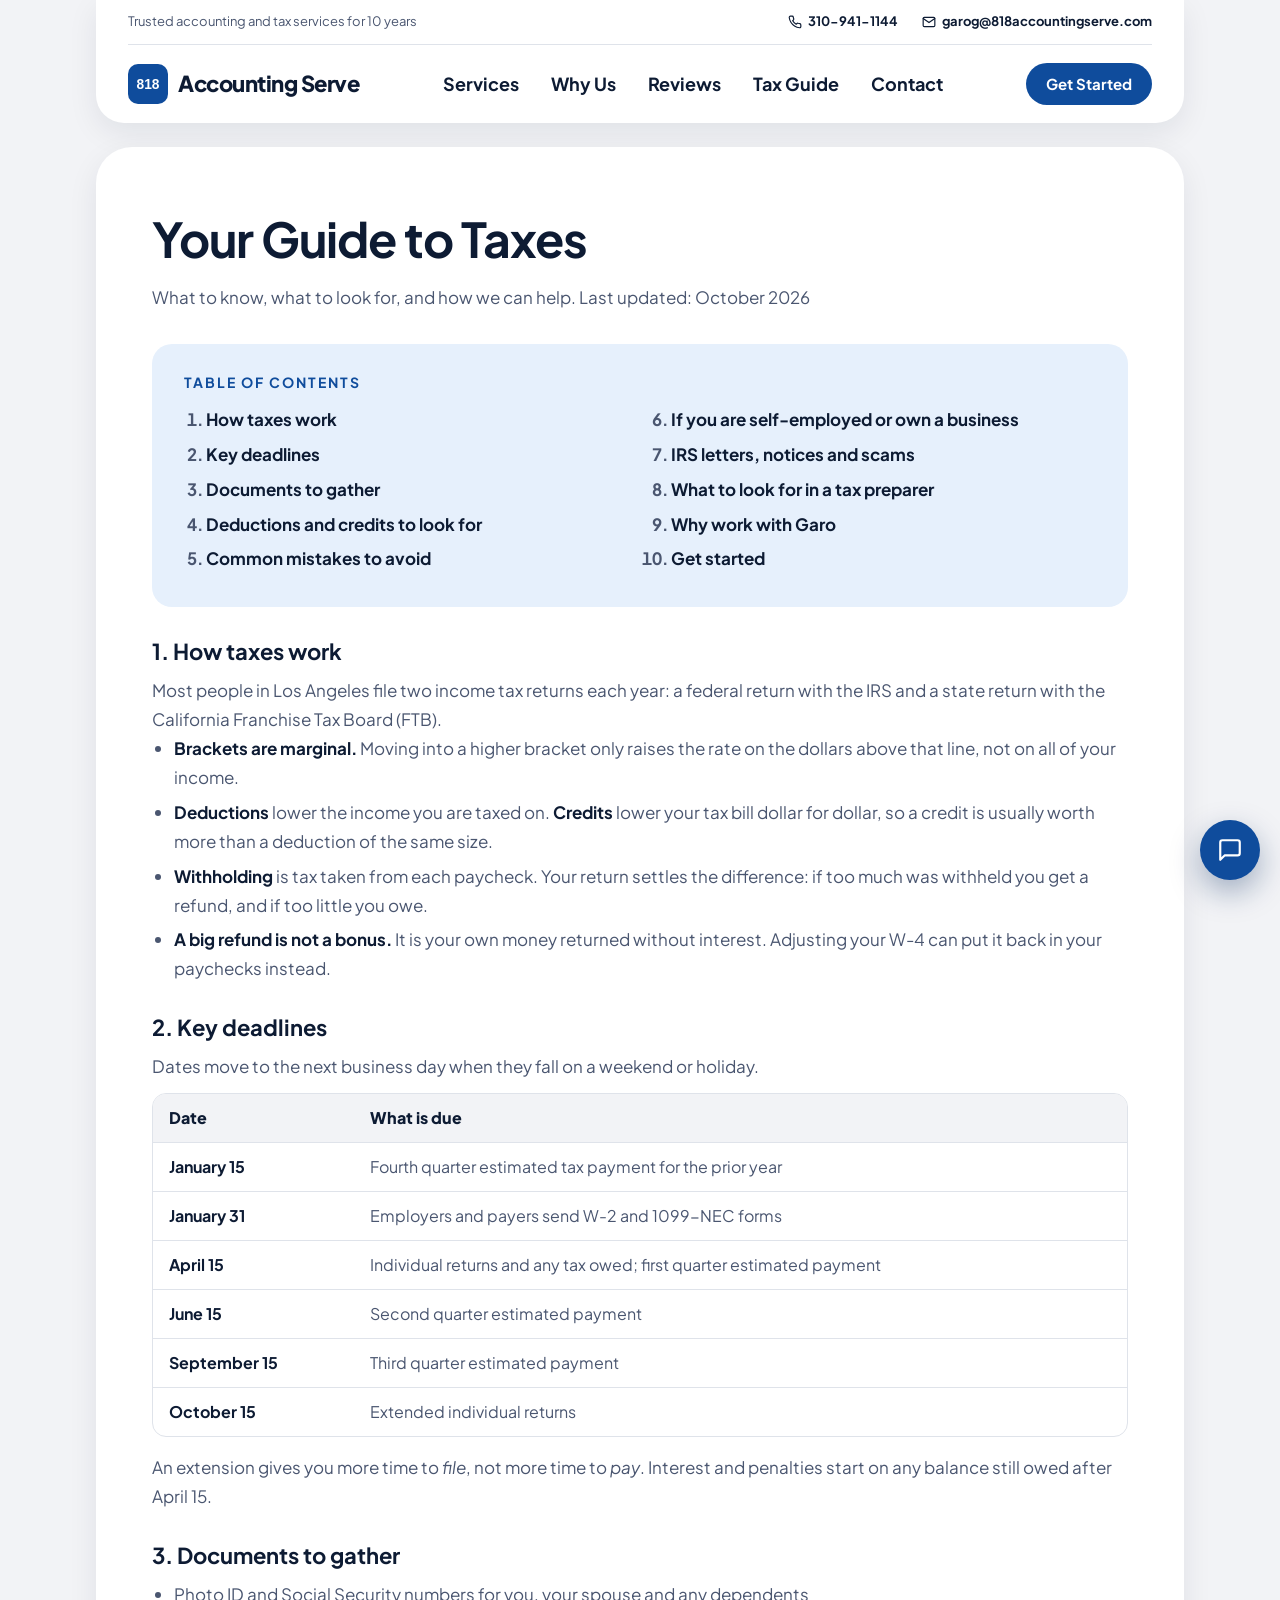
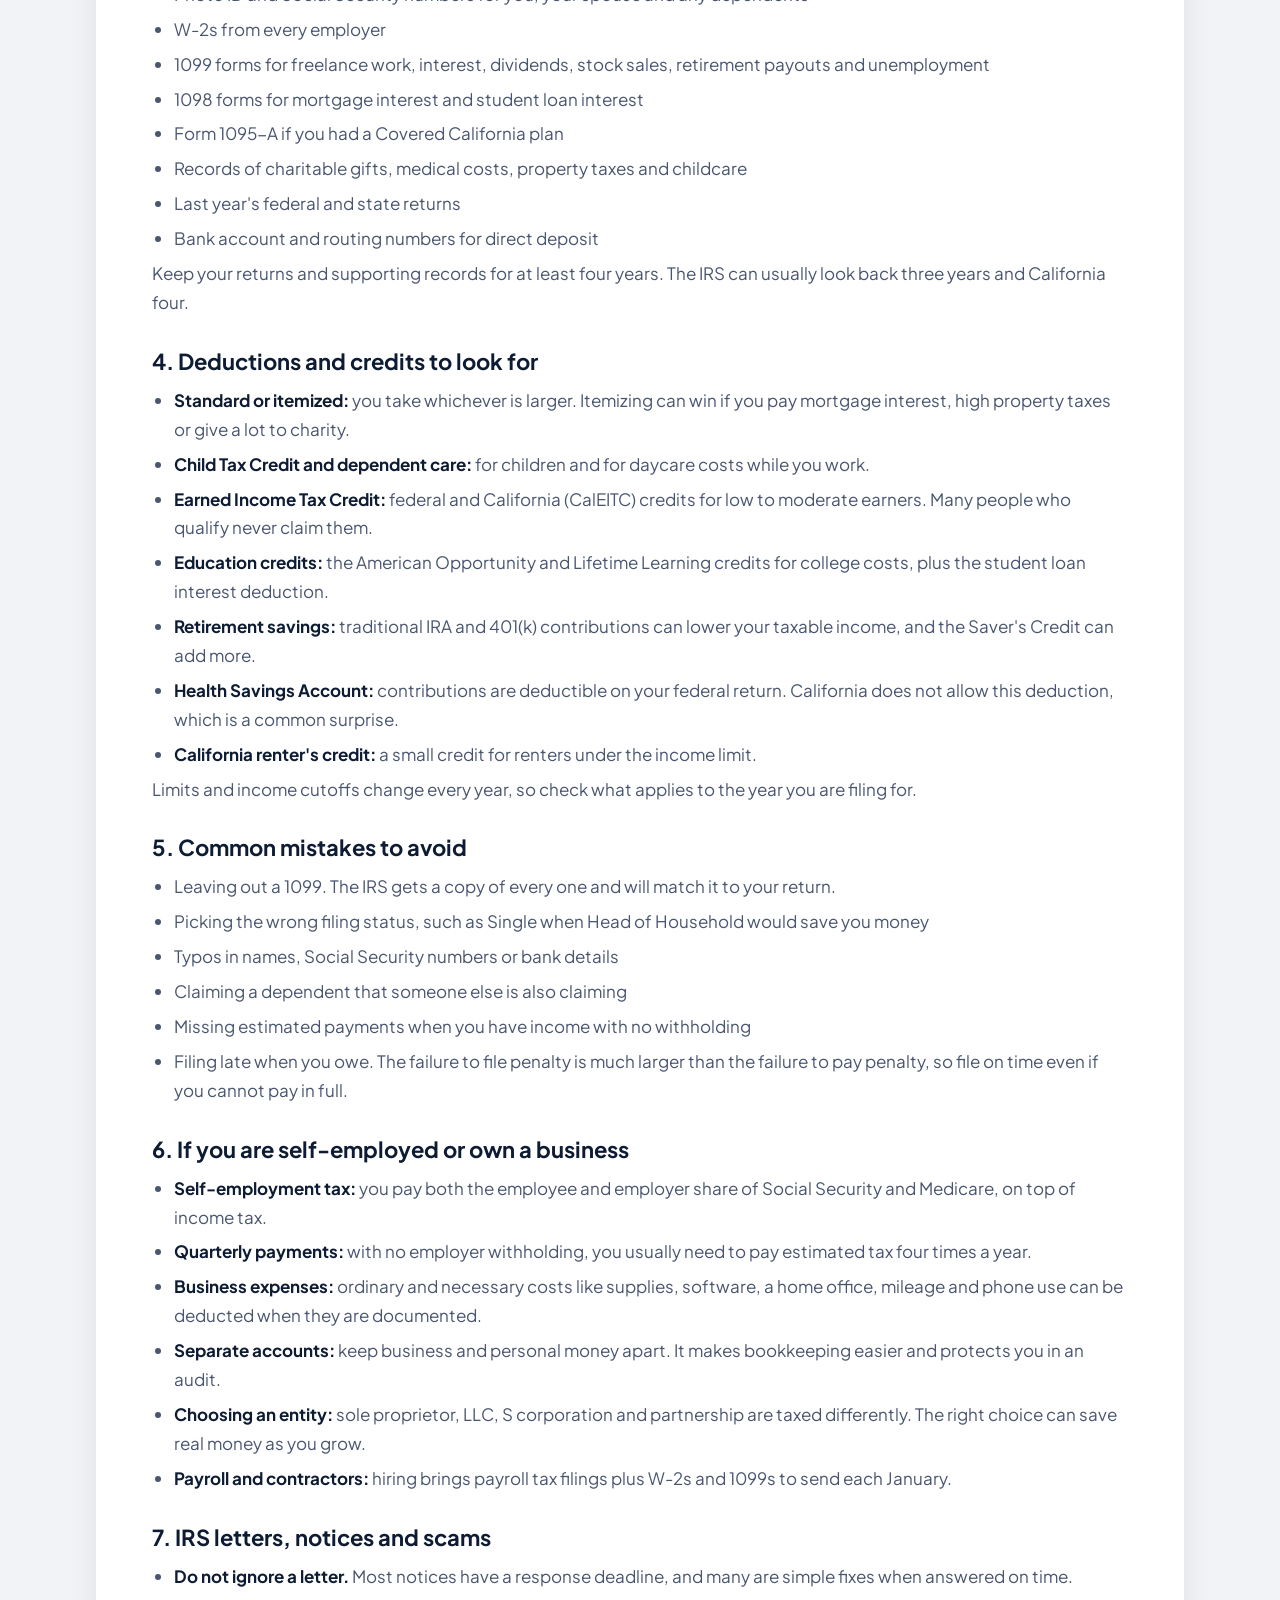
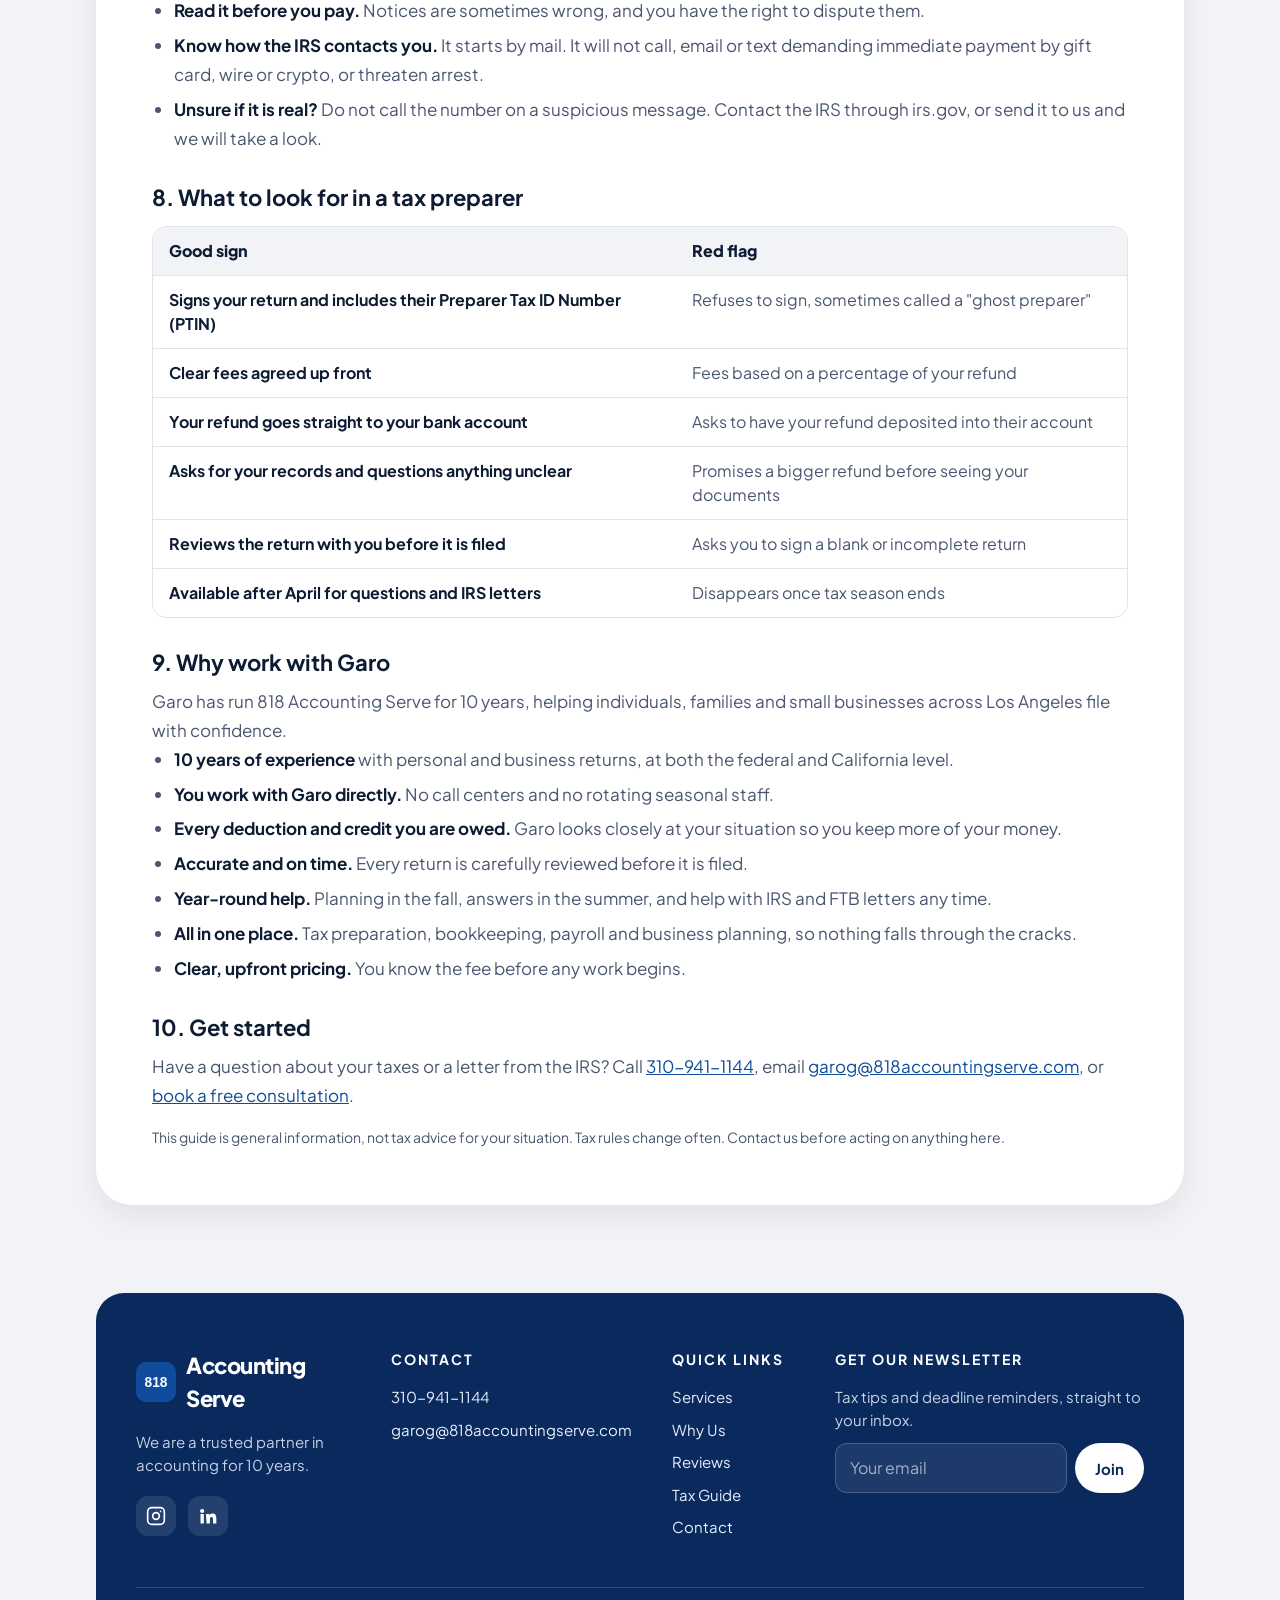
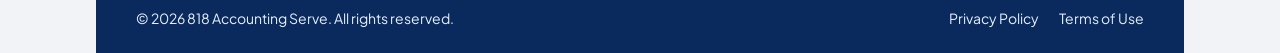
<file: pages/tax-guide.html>
<!DOCTYPE html>
<html lang="en">
<head>
  <meta charset="UTF-8">
  <meta name="viewport" content="width=device-width, initial-scale=1.0">
  <title>Tax Guide | 818 Accounting Serve</title>
  <meta name="description" content="A plain-language guide to taxes: how they work, key deadlines, what to gather, what to look for, and why to work with Garo at 818 Accounting Serve.">
  <link rel="icon" href="../src/img/logo.svg" type="image/svg+xml">
  <link rel="preconnect" href="https://fonts.googleapis.com">
  <link rel="preconnect" href="https://fonts.gstatic.com" crossorigin>
  <link href="https://fonts.googleapis.com/css2?family=Plus+Jakarta+Sans:wght@500;600;700;800&family=Caveat+Brush&family=Space+Mono&display=swap" rel="stylesheet">
  <link rel="stylesheet" href="../src/css/styles.css">
</head>
<body>
  <div class="wrap">
    <header class="header">
      <div class="topbar">
        <span>Trusted accounting and tax services for 10 years</span>
        <div class="contact">
          <a href="tel:+13109411144">
            <svg viewBox="0 0 24 24" fill="none" stroke="currentColor" stroke-width="2" stroke-linecap="round" stroke-linejoin="round"><path d="M22 16.9v3a2 2 0 0 1-2.2 2 19.8 19.8 0 0 1-8.6-3.1 19.5 19.5 0 0 1-6-6A19.8 19.8 0 0 1 2.1 4.2 2 2 0 0 1 4.1 2h3a2 2 0 0 1 2 1.7c.1 1 .4 1.9.7 2.8a2 2 0 0 1-.5 2.1L8 9.9a16 16 0 0 0 6 6l1.3-1.3a2 2 0 0 1 2.1-.4c.9.3 1.8.6 2.8.7a2 2 0 0 1 1.7 2z"/></svg>
            310-941-1144
          </a>
          <a href="mailto:garog@818accountingserve.com">
            <svg viewBox="0 0 24 24" fill="none" stroke="currentColor" stroke-width="2" stroke-linecap="round" stroke-linejoin="round"><rect x="2" y="4" width="20" height="16" rx="2"/><path d="m22 6-10 7L2 6"/></svg>
            garog@818accountingserve.com
          </a>
        </div>
      </div>
      <div class="navbar">
        <a class="logo" href="../index.html">
          <img src="../src/img/logo.svg" alt="">
          Accounting Serve
        </a>
        <nav class="menu">
          <a href="services.html">Services</a>
          <a href="why-us.html">Why Us</a>
          <a href="reviews.html">Reviews</a>
          <a href="tax-guide.html">Tax Guide</a>
          <a href="contact.html">Contact</a>
        </nav>
        <a class="pill" href="contact.html">Get Started</a>
      </div>
    </header>

    <main class="legal guide">
      <h1>Your Guide to Taxes</h1>
      <p class="updated">What to know, what to look for, and how we can help. Last updated: October 2026</p>

      <nav class="toc" aria-label="Table of contents">
        <h2>Table of Contents</h2>
        <ol>
          <li><a href="#basics">How taxes work</a></li>
          <li><a href="#deadlines">Key deadlines</a></li>
          <li><a href="#documents">Documents to gather</a></li>
          <li><a href="#deductions">Deductions and credits to look for</a></li>
          <li><a href="#mistakes">Common mistakes to avoid</a></li>
          <li><a href="#business">If you are self-employed or own a business</a></li>
          <li><a href="#notices">IRS letters, notices and scams</a></li>
          <li><a href="#preparer">What to look for in a tax preparer</a></li>
          <li><a href="#garo">Why work with Garo</a></li>
          <li><a href="#start">Get started</a></li>
        </ol>
      </nav>

      <section id="basics">
        <h2>1. How taxes work</h2>
        <p>Most people in Los Angeles file two income tax returns each year: a federal return with the IRS and a state return with the California Franchise Tax Board (FTB).</p>
        <ul>
          <li><strong>Brackets are marginal.</strong> Moving into a higher bracket only raises the rate on the dollars above that line, not on all of your income.</li>
          <li><strong>Deductions</strong> lower the income you are taxed on. <strong>Credits</strong> lower your tax bill dollar for dollar, so a credit is usually worth more than a deduction of the same size.</li>
          <li><strong>Withholding</strong> is tax taken from each paycheck. Your return settles the difference: if too much was withheld you get a refund, and if too little you owe.</li>
          <li><strong>A big refund is not a bonus.</strong> It is your own money returned without interest. Adjusting your W-4 can put it back in your paychecks instead.</li>
        </ul>
      </section>

      <section id="deadlines">
        <h2>2. Key deadlines</h2>
        <p>Dates move to the next business day when they fall on a weekend or holiday.</p>
        <div class="table-wrap">
          <table>
            <thead><tr><th>Date</th><th>What is due</th></tr></thead>
            <tbody>
              <tr><td>January 15</td><td>Fourth quarter estimated tax payment for the prior year</td></tr>
              <tr><td>January 31</td><td>Employers and payers send W-2 and 1099-NEC forms</td></tr>
              <tr><td>April 15</td><td>Individual returns and any tax owed; first quarter estimated payment</td></tr>
              <tr><td>June 15</td><td>Second quarter estimated payment</td></tr>
              <tr><td>September 15</td><td>Third quarter estimated payment</td></tr>
              <tr><td>October 15</td><td>Extended individual returns</td></tr>
            </tbody>
          </table>
        </div>
        <p>An extension gives you more time to <em>file</em>, not more time to <em>pay</em>. Interest and penalties start on any balance still owed after April 15.</p>
      </section>

      <section id="documents">
        <h2>3. Documents to gather</h2>
        <ul>
          <li>Photo ID and Social Security numbers for you, your spouse and any dependents</li>
          <li>W-2s from every employer</li>
          <li>1099 forms for freelance work, interest, dividends, stock sales, retirement payouts and unemployment</li>
          <li>1098 forms for mortgage interest and student loan interest</li>
          <li>Form 1095-A if you had a Covered California plan</li>
          <li>Records of charitable gifts, medical costs, property taxes and childcare</li>
          <li>Last year's federal and state returns</li>
          <li>Bank account and routing numbers for direct deposit</li>
        </ul>
        <p>Keep your returns and supporting records for at least four years. The IRS can usually look back three years and California four.</p>
      </section>

      <section id="deductions">
        <h2>4. Deductions and credits to look for</h2>
        <ul>
          <li><strong>Standard or itemized:</strong> you take whichever is larger. Itemizing can win if you pay mortgage interest, high property taxes or give a lot to charity.</li>
          <li><strong>Child Tax Credit and dependent care:</strong> for children and for daycare costs while you work.</li>
          <li><strong>Earned Income Tax Credit:</strong> federal and California (CalEITC) credits for low to moderate earners. Many people who qualify never claim them.</li>
          <li><strong>Education credits:</strong> the American Opportunity and Lifetime Learning credits for college costs, plus the student loan interest deduction.</li>
          <li><strong>Retirement savings:</strong> traditional IRA and 401(k) contributions can lower your taxable income, and the Saver's Credit can add more.</li>
          <li><strong>Health Savings Account:</strong> contributions are deductible on your federal return. California does not allow this deduction, which is a common surprise.</li>
          <li><strong>California renter's credit:</strong> a small credit for renters under the income limit.</li>
        </ul>
        <p>Limits and income cutoffs change every year, so check what applies to the year you are filing for.</p>
      </section>

      <section id="mistakes">
        <h2>5. Common mistakes to avoid</h2>
        <ul>
          <li>Leaving out a 1099. The IRS gets a copy of every one and will match it to your return.</li>
          <li>Picking the wrong filing status, such as Single when Head of Household would save you money</li>
          <li>Typos in names, Social Security numbers or bank details</li>
          <li>Claiming a dependent that someone else is also claiming</li>
          <li>Missing estimated payments when you have income with no withholding</li>
          <li>Filing late when you owe. The failure to file penalty is much larger than the failure to pay penalty, so file on time even if you cannot pay in full.</li>
        </ul>
      </section>

      <section id="business">
        <h2>6. If you are self-employed or own a business</h2>
        <ul>
          <li><strong>Self-employment tax:</strong> you pay both the employee and employer share of Social Security and Medicare, on top of income tax.</li>
          <li><strong>Quarterly payments:</strong> with no employer withholding, you usually need to pay estimated tax four times a year.</li>
          <li><strong>Business expenses:</strong> ordinary and necessary costs like supplies, software, a home office, mileage and phone use can be deducted when they are documented.</li>
          <li><strong>Separate accounts:</strong> keep business and personal money apart. It makes bookkeeping easier and protects you in an audit.</li>
          <li><strong>Choosing an entity:</strong> sole proprietor, LLC, S corporation and partnership are taxed differently. The right choice can save real money as you grow.</li>
          <li><strong>Payroll and contractors:</strong> hiring brings payroll tax filings plus W-2s and 1099s to send each January.</li>
        </ul>
      </section>

      <section id="notices">
        <h2>7. IRS letters, notices and scams</h2>
        <ul>
          <li><strong>Do not ignore a letter.</strong> Most notices have a response deadline, and many are simple fixes when answered on time.</li>
          <li><strong>Read it before you pay.</strong> Notices are sometimes wrong, and you have the right to dispute them.</li>
          <li><strong>Know how the IRS contacts you.</strong> It starts by mail. It will not call, email or text demanding immediate payment by gift card, wire or crypto, or threaten arrest.</li>
          <li><strong>Unsure if it is real?</strong> Do not call the number on a suspicious message. Contact the IRS through irs.gov, or send it to us and we will take a look.</li>
        </ul>
      </section>

      <section id="preparer">
        <h2>8. What to look for in a tax preparer</h2>
        <div class="table-wrap">
          <table>
            <thead><tr><th>Good sign</th><th>Red flag</th></tr></thead>
            <tbody>
              <tr><td>Signs your return and includes their Preparer Tax ID Number (PTIN)</td><td>Refuses to sign, sometimes called a "ghost preparer"</td></tr>
              <tr><td>Clear fees agreed up front</td><td>Fees based on a percentage of your refund</td></tr>
              <tr><td>Your refund goes straight to your bank account</td><td>Asks to have your refund deposited into their account</td></tr>
              <tr><td>Asks for your records and questions anything unclear</td><td>Promises a bigger refund before seeing your documents</td></tr>
              <tr><td>Reviews the return with you before it is filed</td><td>Asks you to sign a blank or incomplete return</td></tr>
              <tr><td>Available after April for questions and IRS letters</td><td>Disappears once tax season ends</td></tr>
            </tbody>
          </table>
        </div>
      </section>

      <section id="garo">
        <h2>9. Why work with Garo</h2>
        <!-- PLACEHOLDER: add Garo's credentials (for example EA or CPA) and a short personal bio here. -->
        <p>Garo has run 818 Accounting Serve for 10 years, helping individuals, families and small businesses across Los Angeles file with confidence.</p>
        <ul>
          <li><strong>10 years of experience</strong> with personal and business returns, at both the federal and California level.</li>
          <li><strong>You work with Garo directly.</strong> No call centers and no rotating seasonal staff.</li>
          <li><strong>Every deduction and credit you are owed.</strong> Garo looks closely at your situation so you keep more of your money.</li>
          <li><strong>Accurate and on time.</strong> Every return is carefully reviewed before it is filed.</li>
          <li><strong>Year-round help.</strong> Planning in the fall, answers in the summer, and help with IRS and FTB letters any time.</li>
          <li><strong>All in one place.</strong> Tax preparation, bookkeeping, payroll and business planning, so nothing falls through the cracks.</li>
          <li><strong>Clear, upfront pricing.</strong> You know the fee before any work begins.</li>
        </ul>
      </section>

      <section id="start">
        <h2>10. Get started</h2>
        <p>Have a question about your taxes or a letter from the IRS? Call <a href="tel:+13109411144">310-941-1144</a>, email <a href="mailto:garog@818accountingserve.com">garog@818accountingserve.com</a>, or <a href="consultation.html">book a free consultation</a>.</p>
        <p class="disclaimer">This guide is general information, not tax advice for your situation. Tax rules change often. Contact us before acting on anything here.</p>
      </section>
    </main>
  </div>
  <div class="wrap">
    <footer class="footer">
      <div class="footer-grid">
        <div>
          <a class="logo" href="../index.html">
            <img src="../src/img/logo.svg" alt="">
            Accounting Serve
          </a>
          <p>We are a trusted partner in accounting for 10 years.</p>
          <div class="social">
            <a href="https://www.instagram.com/" target="_blank" rel="noopener" aria-label="Instagram">
              <svg viewBox="0 0 24 24" fill="none" stroke="currentColor" stroke-width="2" stroke-linecap="round" stroke-linejoin="round"><rect x="2" y="2" width="20" height="20" rx="5"/><circle cx="12" cy="12" r="4"/><path d="M17.5 6.5h.01"/></svg>
            </a>
            <a href="https://www.linkedin.com/" target="_blank" rel="noopener" aria-label="LinkedIn">
              <svg viewBox="0 0 24 24" fill="currentColor"><path d="M4.98 3.5a2.5 2.5 0 1 1 0 5 2.5 2.5 0 0 1 0-5zM3 9.5h4V21H3zM9.5 9.5h3.8v1.6h.1c.5-1 1.8-2 3.8-2 4 0 4.8 2.6 4.8 6V21h-4v-5.1c0-1.2 0-2.8-1.7-2.8s-2 1.3-2 2.7V21h-4z"/></svg>
            </a>
          </div>
        </div>
        <div>
          <h4>Contact</h4>
          <ul>
            <li><a href="tel:+13109411144">310-941-1144</a></li>
            <li><a href="mailto:garog@818accountingserve.com">garog@818accountingserve.com</a></li>
          </ul>
        </div>
        <div>
          <h4>Quick Links</h4>
          <ul>
            <li><a href="services.html">Services</a></li>
            <li><a href="why-us.html">Why Us</a></li>
            <li><a href="reviews.html">Reviews</a></li>
            <li><a href="tax-guide.html">Tax Guide</a></li>
            <li><a href="contact.html">Contact</a></li>
          </ul>
        </div>
        <div>
          <h4>Get Our Newsletter</h4>
          <p>Tax tips and deadline reminders, straight to your inbox.</p>
          <form class="newsletter" id="newsletter-form">
            <input type="email" name="email" placeholder="Your email" aria-label="Your email" required>
            <button class="pill" type="submit">Join</button>
          </form>
        </div>
      </div>
      <div class="footer-bottom">
        <span>&copy; <span id="year">2026</span> 818 Accounting Serve. All rights reserved.</span>
        <nav>
          <a href="privacy.html">Privacy Policy</a>
          <a href="terms.html">Terms of Use</a>
        </nav>
      </div>
    </footer>
  </div>

  <script src="../src/js/main.js"></script>
  <script src="../src/js/chat.js"></script>
</body>
</html>
</file>
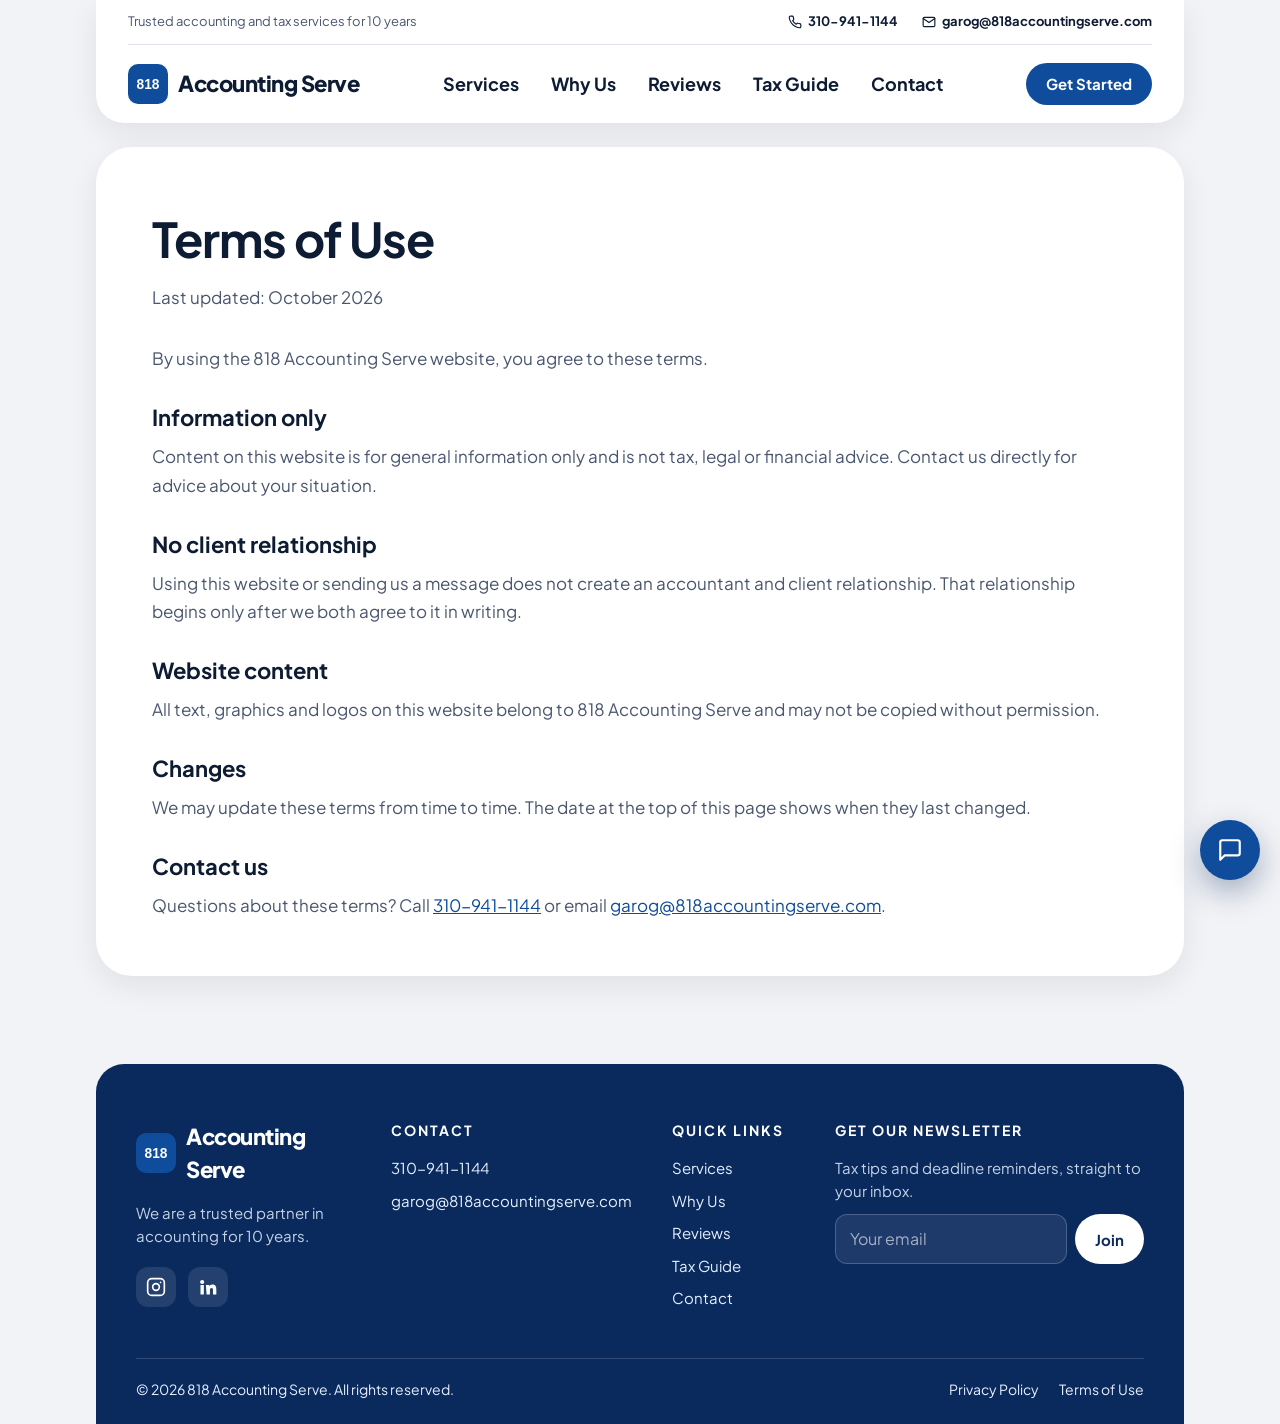
<file: pages/terms.html>
<!DOCTYPE html>
<html lang="en">
<head>
  <meta charset="UTF-8">
  <meta name="viewport" content="width=device-width, initial-scale=1.0">
  <title>Terms of Use | 818 Accounting Serve</title>
  <link rel="icon" href="../src/img/logo.svg" type="image/svg+xml">
  <link rel="preconnect" href="https://fonts.googleapis.com">
  <link rel="preconnect" href="https://fonts.gstatic.com" crossorigin>
  <link href="https://fonts.googleapis.com/css2?family=Plus+Jakarta+Sans:wght@500;600;700;800&family=Caveat+Brush&family=Space+Mono&display=swap" rel="stylesheet">
  <link rel="stylesheet" href="../src/css/styles.css">
</head>
<body>
  <div class="wrap">
    <header class="header">
      <div class="topbar">
        <span>Trusted accounting and tax services for 10 years</span>
        <div class="contact">
          <a href="tel:+13109411144">
            <svg viewBox="0 0 24 24" fill="none" stroke="currentColor" stroke-width="2" stroke-linecap="round" stroke-linejoin="round"><path d="M22 16.9v3a2 2 0 0 1-2.2 2 19.8 19.8 0 0 1-8.6-3.1 19.5 19.5 0 0 1-6-6A19.8 19.8 0 0 1 2.1 4.2 2 2 0 0 1 4.1 2h3a2 2 0 0 1 2 1.7c.1 1 .4 1.9.7 2.8a2 2 0 0 1-.5 2.1L8 9.9a16 16 0 0 0 6 6l1.3-1.3a2 2 0 0 1 2.1-.4c.9.3 1.8.6 2.8.7a2 2 0 0 1 1.7 2z"/></svg>
            310-941-1144
          </a>
          <a href="mailto:garog@818accountingserve.com">
            <svg viewBox="0 0 24 24" fill="none" stroke="currentColor" stroke-width="2" stroke-linecap="round" stroke-linejoin="round"><rect x="2" y="4" width="20" height="16" rx="2"/><path d="m22 6-10 7L2 6"/></svg>
            garog@818accountingserve.com
          </a>
        </div>
      </div>
      <div class="navbar">
        <a class="logo" href="../index.html">
          <img src="../src/img/logo.svg" alt="">
          Accounting Serve
        </a>
        <nav class="menu">
          <a href="services.html">Services</a>
          <a href="why-us.html">Why Us</a>
          <a href="reviews.html">Reviews</a>
          <a href="tax-guide.html">Tax Guide</a>
          <a href="contact.html">Contact</a>
        </nav>
        <a class="pill" href="contact.html">Get Started</a>
      </div>
    </header>

    <main class="legal">
      <h1>Terms of Use</h1>
      <p class="updated">Last updated: October 2026</p>

      <p>By using the 818 Accounting Serve website, you agree to these terms.</p>

      <h2>Information only</h2>
      <p>Content on this website is for general information only and is not tax, legal or financial advice. Contact us directly for advice about your situation.</p>

      <h2>No client relationship</h2>
      <p>Using this website or sending us a message does not create an accountant and client relationship. That relationship begins only after we both agree to it in writing.</p>

      <h2>Website content</h2>
      <p>All text, graphics and logos on this website belong to 818 Accounting Serve and may not be copied without permission.</p>

      <h2>Changes</h2>
      <p>We may update these terms from time to time. The date at the top of this page shows when they last changed.</p>

      <h2>Contact us</h2>
      <p>Questions about these terms? Call <a href="tel:+13109411144">310-941-1144</a> or email <a href="mailto:garog@818accountingserve.com">garog@818accountingserve.com</a>.</p>
    </main>
  </div>
  <div class="wrap">
    <footer class="footer">
      <div class="footer-grid">
        <div>
          <a class="logo" href="../index.html">
            <img src="../src/img/logo.svg" alt="">
            Accounting Serve
          </a>
          <p>We are a trusted partner in accounting for 10 years.</p>
          <div class="social">
            <a href="https://www.instagram.com/" target="_blank" rel="noopener" aria-label="Instagram">
              <svg viewBox="0 0 24 24" fill="none" stroke="currentColor" stroke-width="2" stroke-linecap="round" stroke-linejoin="round"><rect x="2" y="2" width="20" height="20" rx="5"/><circle cx="12" cy="12" r="4"/><path d="M17.5 6.5h.01"/></svg>
            </a>
            <a href="https://www.linkedin.com/" target="_blank" rel="noopener" aria-label="LinkedIn">
              <svg viewBox="0 0 24 24" fill="currentColor"><path d="M4.98 3.5a2.5 2.5 0 1 1 0 5 2.5 2.5 0 0 1 0-5zM3 9.5h4V21H3zM9.5 9.5h3.8v1.6h.1c.5-1 1.8-2 3.8-2 4 0 4.8 2.6 4.8 6V21h-4v-5.1c0-1.2 0-2.8-1.7-2.8s-2 1.3-2 2.7V21h-4z"/></svg>
            </a>
          </div>
        </div>
        <div>
          <h4>Contact</h4>
          <ul>
            <li><a href="tel:+13109411144">310-941-1144</a></li>
            <li><a href="mailto:garog@818accountingserve.com">garog@818accountingserve.com</a></li>
          </ul>
        </div>
        <div>
          <h4>Quick Links</h4>
          <ul>
            <li><a href="services.html">Services</a></li>
            <li><a href="why-us.html">Why Us</a></li>
            <li><a href="reviews.html">Reviews</a></li>
            <li><a href="tax-guide.html">Tax Guide</a></li>
            <li><a href="contact.html">Contact</a></li>
          </ul>
        </div>
        <div>
          <h4>Get Our Newsletter</h4>
          <p>Tax tips and deadline reminders, straight to your inbox.</p>
          <form class="newsletter" id="newsletter-form">
            <input type="email" name="email" placeholder="Your email" aria-label="Your email" required>
            <button class="pill" type="submit">Join</button>
          </form>
        </div>
      </div>
      <div class="footer-bottom">
        <span>&copy; <span id="year">2026</span> 818 Accounting Serve. All rights reserved.</span>
        <nav>
          <a href="privacy.html">Privacy Policy</a>
          <a href="terms.html">Terms of Use</a>
        </nav>
      </div>
    </footer>
  </div>

  <script src="../src/js/main.js"></script>
  <script src="../src/js/chat.js"></script>
</body>
</html>
</file>
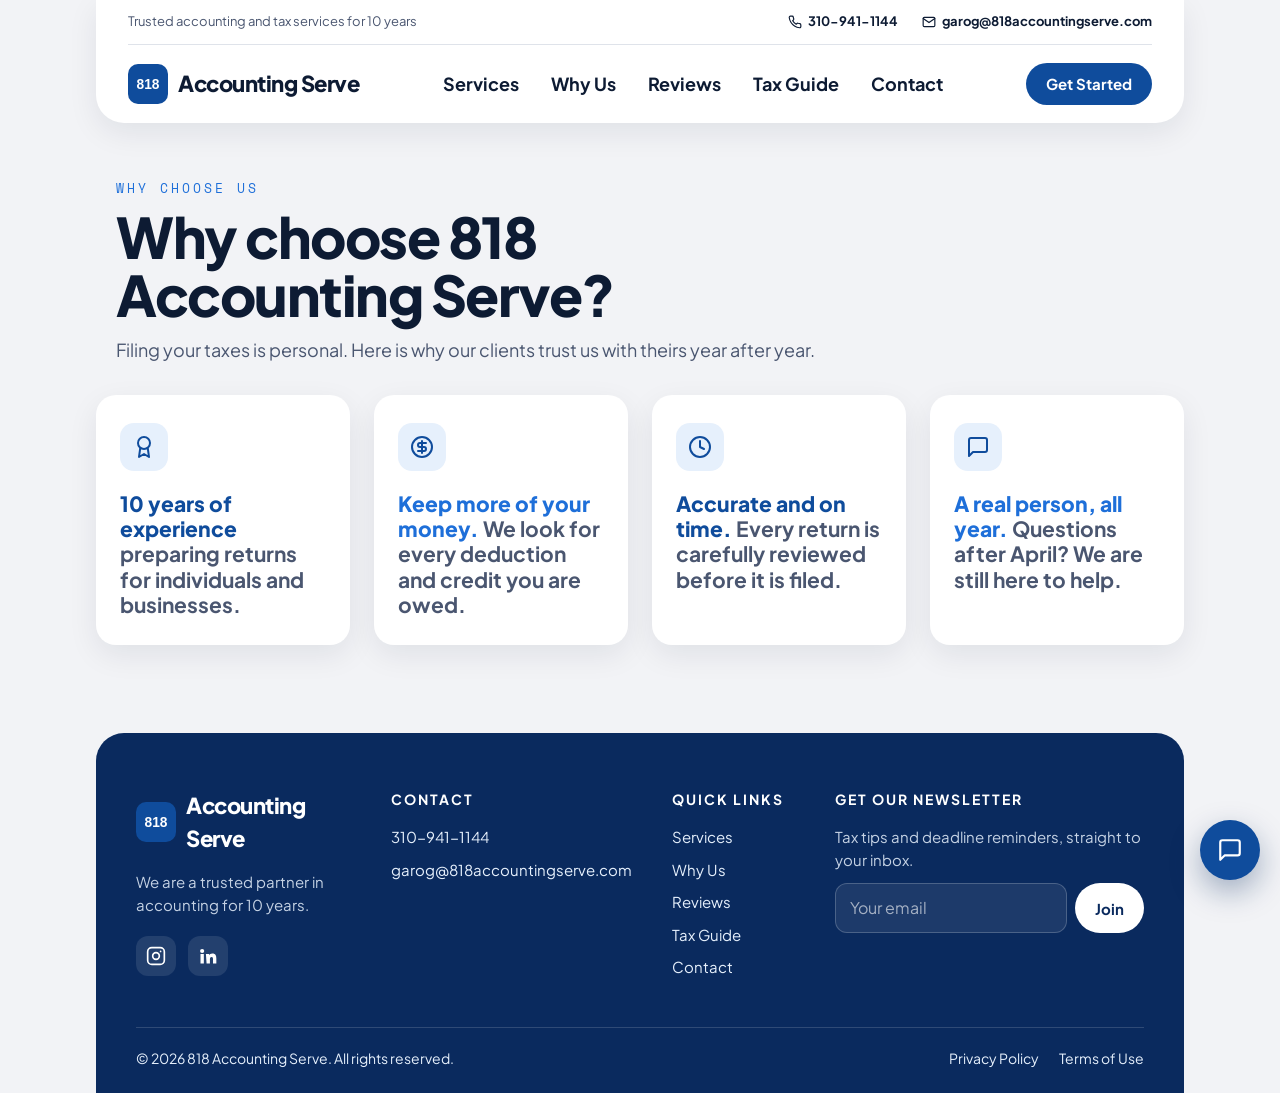
<file: pages/why-us.html>
<!DOCTYPE html>
<html lang="en">
<head>
  <meta charset="UTF-8">
  <meta name="viewport" content="width=device-width, initial-scale=1.0">
  <title>Why Choose Us | 818 Accounting Serve</title>
  <meta name="description" content="Why clients trust 818 Accounting Serve with their taxes year after year.">
  <link rel="icon" href="../src/img/logo.svg" type="image/svg+xml">
  <link rel="preconnect" href="https://fonts.googleapis.com">
  <link rel="preconnect" href="https://fonts.gstatic.com" crossorigin>
  <link href="https://fonts.googleapis.com/css2?family=Plus+Jakarta+Sans:wght@500;600;700;800&family=Caveat+Brush&family=Space+Mono&display=swap" rel="stylesheet">
  <link rel="stylesheet" href="../src/css/styles.css">
</head>
<body>
  <div class="wrap">

    <!-- Header -->
    <header class="header">
      <div class="topbar">
        <span>Trusted accounting and tax services for 10 years</span>
        <div class="contact">
          <a href="tel:+13109411144">
            <svg viewBox="0 0 24 24" fill="none" stroke="currentColor" stroke-width="2" stroke-linecap="round" stroke-linejoin="round"><path d="M22 16.9v3a2 2 0 0 1-2.2 2 19.8 19.8 0 0 1-8.6-3.1 19.5 19.5 0 0 1-6-6A19.8 19.8 0 0 1 2.1 4.2 2 2 0 0 1 4.1 2h3a2 2 0 0 1 2 1.7c.1 1 .4 1.9.7 2.8a2 2 0 0 1-.5 2.1L8 9.9a16 16 0 0 0 6 6l1.3-1.3a2 2 0 0 1 2.1-.4c.9.3 1.8.6 2.8.7a2 2 0 0 1 1.7 2z"/></svg>
            310-941-1144
          </a>
          <a href="mailto:garog@818accountingserve.com">
            <svg viewBox="0 0 24 24" fill="none" stroke="currentColor" stroke-width="2" stroke-linecap="round" stroke-linejoin="round"><rect x="2" y="4" width="20" height="16" rx="2"/><path d="m22 6-10 7L2 6"/></svg>
            garog@818accountingserve.com
          </a>
        </div>
      </div>
      <div class="navbar">
        <a class="logo" href="../index.html">
          <img src="../src/img/logo.svg" alt="">
          Accounting Serve
        </a>
        <nav class="menu">
          <a href="services.html">Services</a>
          <a href="why-us.html">Why Us</a>
          <a href="reviews.html">Reviews</a>
          <a href="tax-guide.html">Tax Guide</a>
          <a href="contact.html">Contact</a>
        </nav>
        <a class="pill" href="contact.html">Get Started</a>
      </div>
    </header>

    <!-- Why choose us -->
    <section class="section page-top why" id="why">
      <div class="section-head">
        <div class="eyebrow">Why Choose Us</div>
        <h1>Why choose 818 Accounting Serve?</h1>
        <p>Filing your taxes is personal. Here is why our clients trust us with theirs year after year.</p>
      </div>
      <div class="grid four">
        <div class="card">
          <div class="icon"><svg viewBox="0 0 24 24" fill="none" stroke="currentColor" stroke-width="2" stroke-linecap="round" stroke-linejoin="round"><circle cx="12" cy="8" r="6"/><path d="M8.2 13.4 7 22l5-3 5 3-1.2-8.6"/></svg></div>
          <p class="big"><b>10 years of experience</b> preparing returns for individuals and businesses.</p>
        </div>
        <div class="card">
          <div class="icon"><svg viewBox="0 0 24 24" fill="none" stroke="currentColor" stroke-width="2" stroke-linecap="round" stroke-linejoin="round"><circle cx="12" cy="12" r="10"/><path d="M16 8h-6a2 2 0 1 0 0 4h4a2 2 0 1 1 0 4H8M12 18V6"/></svg></div>
          <p class="big"><b>Keep more of your money.</b> We look for every deduction and credit you are owed.</p>
        </div>
        <div class="card">
          <div class="icon"><svg viewBox="0 0 24 24" fill="none" stroke="currentColor" stroke-width="2" stroke-linecap="round" stroke-linejoin="round"><circle cx="12" cy="12" r="10"/><path d="M12 6v6l4 2"/></svg></div>
          <p class="big"><b>Accurate and on time.</b> Every return is carefully reviewed before it is filed.</p>
        </div>
        <div class="card">
          <div class="icon"><svg viewBox="0 0 24 24" fill="none" stroke="currentColor" stroke-width="2" stroke-linecap="round" stroke-linejoin="round"><path d="M21 15a2 2 0 0 1-2 2H7l-4 4V5a2 2 0 0 1 2-2h14a2 2 0 0 1 2 2z"/></svg></div>
          <p class="big"><b>A real person, all year.</b> Questions after April? We are still here to help.</p>
        </div>
      </div>
    </section>
  </div>

  <!-- Footer -->
  <div class="wrap">
    <footer class="footer">
      <div class="footer-grid">
        <div>
          <a class="logo" href="../index.html">
            <img src="../src/img/logo.svg" alt="">
            Accounting Serve
          </a>
          <p>We are a trusted partner in accounting for 10 years.</p>
          <div class="social">
            <a href="https://www.instagram.com/" target="_blank" rel="noopener" aria-label="Instagram">
              <svg viewBox="0 0 24 24" fill="none" stroke="currentColor" stroke-width="2" stroke-linecap="round" stroke-linejoin="round"><rect x="2" y="2" width="20" height="20" rx="5"/><circle cx="12" cy="12" r="4"/><path d="M17.5 6.5h.01"/></svg>
            </a>
            <a href="https://www.linkedin.com/" target="_blank" rel="noopener" aria-label="LinkedIn">
              <svg viewBox="0 0 24 24" fill="currentColor"><path d="M4.98 3.5a2.5 2.5 0 1 1 0 5 2.5 2.5 0 0 1 0-5zM3 9.5h4V21H3zM9.5 9.5h3.8v1.6h.1c.5-1 1.8-2 3.8-2 4 0 4.8 2.6 4.8 6V21h-4v-5.1c0-1.2 0-2.8-1.7-2.8s-2 1.3-2 2.7V21h-4z"/></svg>
            </a>
          </div>
        </div>
        <div>
          <h4>Contact</h4>
          <ul>
            <li><a href="tel:+13109411144">310-941-1144</a></li>
            <li><a href="mailto:garog@818accountingserve.com">garog@818accountingserve.com</a></li>
          </ul>
        </div>
        <div>
          <h4>Quick Links</h4>
          <ul>
            <li><a href="services.html">Services</a></li>
            <li><a href="why-us.html">Why Us</a></li>
            <li><a href="reviews.html">Reviews</a></li>
            <li><a href="tax-guide.html">Tax Guide</a></li>
            <li><a href="contact.html">Contact</a></li>
          </ul>
        </div>
        <div>
          <h4>Get Our Newsletter</h4>
          <p>Tax tips and deadline reminders, straight to your inbox.</p>
          <form class="newsletter" id="newsletter-form">
            <input type="email" name="email" placeholder="Your email" aria-label="Your email" required>
            <button class="pill" type="submit">Join</button>
          </form>
        </div>
      </div>
      <div class="footer-bottom">
        <span>&copy; <span id="year">2026</span> 818 Accounting Serve. All rights reserved.</span>
        <nav>
          <a href="privacy.html">Privacy Policy</a>
          <a href="terms.html">Terms of Use</a>
        </nav>
      </div>
    </footer>
  </div>

  <script src="../src/js/main.js"></script>
  <script src="../src/js/chat.js"></script>
</body>
</html>
</file>
<file: src/css/styles.css>
/* 818 Accounting Serve: shared styles */

:root {
  --page: #f2f3f6;
  --white: #ffffff;
  --ink: #0d1b33;
  --muted: #4a5670;
  --blue-900: #0a2a5e;
  --blue-700: #0f4c9c;
  --blue-500: #1e6fd9;
  --blue-300: #6fa8f0;
  --blue-100: #e6f0fc;
  --line: #dfe3ea;
  --shadow: 0 10px 30px rgba(13, 27, 51, 0.08);
  --radius: 20px;
}

* { box-sizing: border-box; margin: 0; padding: 0; }

html { scroll-behavior: smooth; }

body {
  font-family: "Plus Jakarta Sans", system-ui, -apple-system, "Segoe UI", Roboto, sans-serif;
  background: var(--page);
  color: var(--ink);
  line-height: 1.5;
  overflow-x: hidden;
}

a { color: inherit; text-decoration: none; }

.wrap {
  max-width: 1120px;
  margin: 0 auto;
  padding: 0 16px;
}

/* ---------- Header ---------- */
.header {
  background: var(--white);
  border-radius: 0 0 28px 28px;
  box-shadow: var(--shadow);
  padding: 0 32px;
}
.topbar {
  display: flex;
  justify-content: space-between;
  align-items: center;
  gap: 16px;
  padding: 12px 0;
  border-bottom: 1px solid var(--line);
  font-size: 13px;
  color: var(--muted);
}
.topbar .contact { display: flex; gap: 24px; font-weight: 700; color: var(--ink); }
.topbar .contact a { display: inline-flex; align-items: center; gap: 6px; }
.topbar .contact a:hover { color: var(--blue-500); }
.topbar svg { width: 14px; height: 14px; }

.navbar {
  display: flex;
  justify-content: space-between;
  align-items: center;
  padding: 18px 0;
}
.logo {
  display: flex;
  align-items: center;
  gap: 10px;
  font-weight: 800;
  font-size: 22px;
  letter-spacing: -0.5px;
}
.logo img { width: 40px; height: 40px; }
.menu { display: flex; gap: 32px; font-weight: 700; font-size: 18px; }
.menu a:hover { color: var(--blue-500); }

.pill {
  display: inline-block;
  font-weight: 700;
  font-size: 15px;
  padding: 10px 20px;
  border-radius: 999px;
  background: var(--blue-700);
  color: var(--white);
  border: 0;
  cursor: pointer;
  font-family: inherit;
}
.pill:hover { background: var(--blue-500); }

/* ---------- Hero ---------- */
.hero {
  margin-top: 24px;
  background: var(--white);
  border-radius: 36px;
  box-shadow: var(--shadow);
  display: grid;
  grid-template-columns: 1.15fr 1fr;
  align-items: center;
  gap: 48px;
  padding: 64px 56px;
}
.hero h1 {
  font-size: clamp(40px, 5.6vw, 66px);
  font-weight: 800;
  line-height: 1.02;
  letter-spacing: -2px;
}
.script {
  font-family: "Caveat Brush", cursive;
  color: var(--blue-500);
  font-size: clamp(44px, 6vw, 72px);
  line-height: 1.1;
  margin: 12px 0 16px;
  transform: rotate(-3deg);
  display: inline-block;
}
.hero p {
  color: var(--muted);
  font-size: 18px;
  line-height: 1.6;
  max-width: 460px;
  margin-bottom: 32px;
}
.hero-actions { display: flex; flex-wrap: wrap; gap: 16px; }

.btn {
  display: inline-flex;
  align-items: center;
  gap: 12px;
  padding: 18px 32px;
  border-radius: 16px;
  background: var(--white);
  box-shadow: 0 10px 28px rgba(13, 27, 51, 0.14);
  font-weight: 800;
  font-size: 16px;
  letter-spacing: 1px;
  text-transform: uppercase;
  transition: transform 0.2s ease, box-shadow 0.2s ease;
  border: 0;
  cursor: pointer;
  font-family: inherit;
  color: var(--ink);
}
.btn:hover { transform: translateY(-2px); box-shadow: 0 14px 34px rgba(13, 27, 51, 0.18); }
.btn.primary { background: var(--blue-700); color: var(--white); }
.btn.primary:hover { background: var(--blue-500); }

/* services panel on the right of the hero */
.panel {
  background: linear-gradient(160deg, var(--blue-900), var(--blue-700) 60%, var(--blue-500));
  color: var(--white);
  border-radius: 28px;
  padding: 32px;
  box-shadow: 0 24px 50px rgba(10, 42, 94, 0.28);
}
.panel .mono {
  font-family: "Space Mono", monospace;
  font-size: 13px;
  letter-spacing: 3px;
  opacity: 0.8;
  margin-bottom: 8px;
}
.panel h2 { font-size: 26px; font-weight: 800; margin-bottom: 20px; }
.panel ul { list-style: none; display: grid; gap: 12px; }
.panel li a {
  display: flex;
  align-items: center;
  gap: 14px;
  padding: 14px 16px;
  border-radius: 14px;
  background: rgba(255, 255, 255, 0.1);
  border: 1px solid rgba(255, 255, 255, 0.16);
  font-weight: 700;
  transition: background 0.2s ease;
}
.panel li a:hover { background: rgba(255, 255, 255, 0.18); }
.panel li svg { width: 22px; height: 22px; flex-shrink: 0; }
.panel li span { margin-left: auto; opacity: 0.7; }

/* ---------- Sections ---------- */
.section { margin-top: 88px; }
.section-head { padding-left: 20px; margin-bottom: 32px; max-width: 720px; }
.eyebrow {
  font-family: "Space Mono", monospace;
  font-size: 13px;
  letter-spacing: 3px;
  text-transform: uppercase;
  color: var(--blue-500);
  margin-bottom: 8px;
}
.section-head h2 {
  font-size: clamp(32px, 4.5vw, 48px);
  font-weight: 800;
  letter-spacing: -1px;
  line-height: 1.1;
  margin-bottom: 12px;
}
.section-head p { color: var(--muted); font-size: 18px; }

/* subpages: the section title is the page heading */
.section.page-top { margin-top: 56px; }
.section-head h1 {
  font-size: clamp(36px, 5.5vw, 56px);
  font-weight: 800;
  letter-spacing: -1.5px;
  line-height: 1.05;
  margin-bottom: 12px;
}
.card[id] { scroll-margin-top: 24px; }
.card:target { outline: 3px solid var(--blue-500); }

.grid { display: grid; gap: 24px; }
.grid.three { grid-template-columns: repeat(3, 1fr); }
.grid.four { grid-template-columns: repeat(4, 1fr); }

.card {
  background: var(--white);
  border-radius: var(--radius);
  box-shadow: var(--shadow);
  padding: 28px 24px;
}
.card .icon {
  width: 48px;
  height: 48px;
  border-radius: 14px;
  background: var(--blue-100);
  color: var(--blue-700);
  display: grid;
  place-items: center;
  margin-bottom: 20px;
}
.card .icon svg { width: 24px; height: 24px; }
.card h3 { font-size: 20px; margin-bottom: 8px; }
.card p { color: var(--muted); }

/* why choose: big statement cards like the feature row */
.why .card { min-height: 230px; }
.why .card p.big {
  font-size: 21px;
  font-weight: 700;
  line-height: 1.2;
  color: var(--muted);
}
.why .card p.big b { color: var(--blue-700); font-weight: 800; }
.why .card:nth-child(even) p.big b { color: var(--blue-500); }

/* testimonials */
.quote { display: flex; flex-direction: column; gap: 20px; }
.stars { color: var(--blue-500); letter-spacing: 3px; font-size: 18px; }
.quote blockquote { font-size: 17px; line-height: 1.6; color: var(--ink); }
.quote .who { margin-top: auto; display: flex; align-items: center; gap: 12px; }
.quote .avatar {
  width: 40px;
  height: 40px;
  border-radius: 50%;
  background: var(--blue-100);
  color: var(--blue-700);
  display: grid;
  place-items: center;
  font-weight: 800;
}
.quote .who strong { display: block; font-size: 15px; }
.quote .who small { color: var(--muted); }

/* contact call to action */
.cta {
  background: var(--white);
  border-radius: 36px;
  box-shadow: var(--shadow);
  display: grid;
  grid-template-columns: 1fr 1.2fr;
  gap: 48px;
  padding: 56px;
}
.cta h2 { font-size: clamp(32px, 4.5vw, 46px); font-weight: 800; letter-spacing: -1px; line-height: 1.1; }
.cta .script { font-size: clamp(36px, 5vw, 54px); }
.cta p { color: var(--muted); font-size: 17px; margin-bottom: 24px; }
.cta .details { list-style: none; display: grid; gap: 12px; font-weight: 700; }
.cta .details a { display: inline-flex; align-items: center; gap: 10px; }
.cta .details a:hover { color: var(--blue-500); }
.cta .details svg { width: 18px; height: 18px; color: var(--blue-700); }

.form { display: grid; gap: 16px; }
.form label { font-weight: 700; font-size: 14px; display: grid; gap: 6px; }
.form input,
.form textarea {
  font: inherit;
  font-weight: 500;
  padding: 14px 16px;
  border-radius: 12px;
  border: 1px solid var(--line);
  background: var(--page);
  color: var(--ink);
}
.form input:focus,
.form textarea:focus { outline: 2px solid var(--blue-500); border-color: transparent; background: var(--white); }
.form textarea { min-height: 140px; resize: vertical; }
.form .btn { justify-self: start; }
.form-note { font-size: 14px; color: var(--muted); min-height: 1em; }

/* ---------- Footer ---------- */
.footer {
  margin-top: 88px;
  background: var(--blue-900);
  color: var(--white);
  border-radius: 28px 28px 0 0;
  padding: 56px 40px 24px;
}
.footer-grid {
  display: grid;
  grid-template-columns: 1.4fr 1fr 0.8fr 1.3fr;
  gap: 40px;
}
.footer .logo { margin-bottom: 16px; }
.footer p { color: var(--blue-100); opacity: 0.85; font-size: 15px; }
.footer h4 { font-size: 14px; letter-spacing: 2px; text-transform: uppercase; margin-bottom: 16px; }
.footer ul { list-style: none; display: grid; gap: 10px; font-size: 15px; color: var(--blue-100); }
.footer ul a:hover { color: var(--white); text-decoration: underline; }

.social { display: flex; gap: 12px; margin-top: 20px; }
.social a {
  width: 40px;
  height: 40px;
  border-radius: 12px;
  background: rgba(255, 255, 255, 0.1);
  display: grid;
  place-items: center;
}
.social a:hover { background: var(--blue-500); }
.social svg { width: 20px; height: 20px; }

.newsletter { display: flex; gap: 8px; margin-top: 12px; }
.newsletter input {
  flex: 1;
  min-width: 0;
  font: inherit;
  padding: 12px 14px;
  border-radius: 12px;
  border: 1px solid rgba(255, 255, 255, 0.2);
  background: rgba(255, 255, 255, 0.08);
  color: var(--white);
}
.newsletter input::placeholder { color: rgba(255, 255, 255, 0.6); }
.newsletter .pill { background: var(--white); color: var(--blue-900); }
.newsletter .pill:hover { background: var(--blue-100); }

.footer-bottom {
  margin-top: 48px;
  padding-top: 20px;
  border-top: 1px solid rgba(255, 255, 255, 0.15);
  display: flex;
  justify-content: space-between;
  flex-wrap: wrap;
  gap: 12px;
  font-size: 14px;
  color: var(--blue-100);
}
.footer-bottom nav { display: flex; gap: 20px; }
.footer-bottom a:hover { color: var(--white); text-decoration: underline; }

/* ---------- Legal pages ---------- */
.legal {
  margin-top: 24px;
  background: var(--white);
  border-radius: 36px;
  box-shadow: var(--shadow);
  padding: 56px;
}
.legal h1 { font-size: clamp(34px, 5vw, 48px); letter-spacing: -1px; margin-bottom: 8px; }
.legal .updated { color: var(--muted); margin-bottom: 32px; }
.legal h2 { font-size: 22px; margin: 28px 0 8px; }
.legal p, .legal li { color: var(--muted); font-size: 17px; line-height: 1.7; }
.legal ul { padding-left: 22px; }
.legal a { color: var(--blue-700); text-decoration: underline; }

/* ---------- Tax guide ---------- */
.guide section { scroll-margin-top: 24px; }
.guide li { margin-bottom: 6px; }
.guide li strong { color: var(--ink); }
.toc {
  background: var(--blue-100);
  border-radius: var(--radius);
  padding: 28px 32px;
  margin-bottom: 16px;
}
.toc h2 { margin: 0 0 12px; font-size: 14px; letter-spacing: 2px; text-transform: uppercase; color: var(--blue-700); }
.toc ol { padding-left: 22px; columns: 2; column-gap: 40px; }
.toc li { font-weight: 700; break-inside: avoid; }
.legal .toc a { color: var(--ink); text-decoration: none; }
.legal .toc a:hover { color: var(--blue-500); text-decoration: underline; }
.table-wrap { overflow-x: auto; margin: 12px 0 16px; border: 1px solid var(--line); border-radius: 14px; }
.guide table { width: 100%; border-collapse: collapse; font-size: 16px; }
.guide th, .guide td { text-align: left; padding: 12px 16px; border-bottom: 1px solid var(--line); vertical-align: top; }
.guide th { background: var(--page); font-weight: 800; }
.guide td { color: var(--muted); }
.guide tr:last-child td { border-bottom: 0; }
.guide td:first-child { font-weight: 700; color: var(--ink); white-space: nowrap; }
#preparer td:first-child { white-space: normal; }
.guide .disclaimer { font-size: 14px; margin-top: 16px; }

/* ---------- Chat assistant ---------- */
.chat { position: fixed; right: 20px; bottom: 20px; z-index: 50; }
.chat-toggle {
  width: 60px;
  height: 60px;
  border-radius: 50%;
  border: 0;
  background: var(--blue-700);
  color: var(--white);
  box-shadow: 0 12px 30px rgba(10, 42, 94, 0.35);
  display: grid;
  place-items: center;
  cursor: pointer;
}
.chat-toggle:hover { background: var(--blue-500); }
.chat-toggle svg { width: 26px; height: 26px; }
.chat-panel {
  position: absolute;
  right: 0;
  bottom: 76px;
  width: 360px;
  max-width: calc(100vw - 32px);
  height: 520px;
  max-height: calc(100vh - 120px);
  background: var(--white);
  border-radius: var(--radius);
  box-shadow: 0 24px 60px rgba(13, 27, 51, 0.25);
  display: flex;
  flex-direction: column;
  overflow: hidden;
}
.chat-panel[hidden] { display: none; }
.chat-head {
  display: flex;
  justify-content: space-between;
  align-items: center;
  gap: 12px;
  padding: 16px 18px;
  background: var(--blue-700);
  color: var(--white);
}
.chat-head strong { display: block; font-size: 16px; }
.chat-head small { font-size: 12px; opacity: 0.85; }
.chat-actions { display: flex; align-items: center; gap: 4px; }
.chat-close,
.chat-expand {
  width: 36px;
  height: 36px;
  border-radius: 10px;
  background: none;
  border: 0;
  color: var(--white);
  font-size: 28px;
  line-height: 1;
  cursor: pointer;
  display: grid;
  place-items: center;
}
.chat-close:hover,
.chat-expand:hover { background: rgba(255, 255, 255, 0.15); }
.chat-expand svg { width: 18px; height: 18px; }
.chat-expand .icon-shrink,
.chat.fullscreen .chat-expand .icon-expand { display: none; }
.chat.fullscreen .chat-expand .icon-shrink { display: block; }

/* full screen chat */
body.chat-locked { overflow: hidden; }
.chat.fullscreen .chat-toggle { display: none; }
.chat.fullscreen .chat-panel {
  position: fixed;
  inset: 0;
  width: 100%;
  max-width: none;
  height: 100%;
  max-height: none;
  border-radius: 0;
}
.chat.fullscreen .chat-log,
.chat.fullscreen .chat-form,
.chat.fullscreen .chat-note {
  width: 100%;
  max-width: 820px;
  margin: 0 auto;
}
.chat.fullscreen .chat-log { padding: 24px 16px; }
.chat.fullscreen .chat-msg { font-size: 16px; }
.chat.fullscreen .chat-form { border-top: 0; padding: 16px; }
.chat-log {
  flex: 1;
  overflow-y: auto;
  padding: 16px;
  display: flex;
  flex-direction: column;
  gap: 10px;
  background: var(--page);
}
.chat-msg {
  max-width: 85%;
  padding: 10px 14px;
  border-radius: 14px;
  font-size: 15px;
  line-height: 1.5;
  white-space: pre-wrap;
}
.chat-msg.assistant { align-self: flex-start; background: var(--white); border: 1px solid var(--line); }
.chat-msg.user { align-self: flex-end; background: var(--blue-700); color: var(--white); }
.chat-msg.pending { color: var(--muted); font-style: italic; }
.chat-form { display: flex; gap: 8px; padding: 12px; border-top: 1px solid var(--line); }
.chat-form input {
  flex: 1;
  min-width: 0;
  font: inherit;
  padding: 10px 14px;
  border-radius: 12px;
  border: 1px solid var(--line);
}
.chat-form input:focus { outline: 2px solid var(--blue-500); border-color: transparent; }
.chat-form .pill:disabled { opacity: 0.6; cursor: default; }
.chat-note { font-size: 12px; color: var(--muted); padding: 0 14px 12px; }
.chat-note a { color: var(--blue-700); font-weight: 700; }

/* ---------- Free consultation questionnaire ---------- */
.quiz {
  max-width: 760px;
  margin: 0 auto;
  background: var(--white);
  border-radius: 36px;
  box-shadow: var(--shadow);
  padding: 48px 56px;
  overflow: hidden;
}
.quiz-top { display: flex; justify-content: space-between; align-items: baseline; gap: 16px; }
.quiz-count { font-family: "Space Mono", monospace; font-size: 13px; color: var(--muted); white-space: nowrap; }
.quiz-progress { height: 8px; border-radius: 99px; background: var(--blue-100); margin: 14px 0 36px; overflow: hidden; }
.quiz-progress span {
  display: block;
  height: 100%;
  width: 0;
  border-radius: inherit;
  background: linear-gradient(90deg, var(--blue-700), var(--blue-500));
  transition: width 0.45s ease;
}
.quiz fieldset { border: 0; min-width: 0; }
.quiz legend { padding: 0; }
.quiz h1, .quiz h2 { font-size: clamp(26px, 4vw, 36px); font-weight: 800; letter-spacing: -0.5px; line-height: 1.15; margin-bottom: 10px; }
.step-lead { color: var(--muted); font-size: 17px; margin-bottom: 24px; }
.step-lead a { color: var(--blue-700); font-weight: 700; text-decoration: underline; }

.step { display: none; }
.step.is-active { display: block; animation: step-in 0.45s cubic-bezier(0.2, 0.8, 0.2, 1); }
.step.is-active.from-left { animation-name: step-in-left; }
@keyframes step-in { from { opacity: 0; transform: translateX(48px); } to { opacity: 1; transform: none; } }
@keyframes step-in-left { from { opacity: 0; transform: translateX(-48px); } to { opacity: 1; transform: none; } }
.step.is-active .choice { animation: choice-in 0.4s ease backwards; }
.step.is-active .choice:nth-child(2) { animation-delay: 0.05s; }
.step.is-active .choice:nth-child(3) { animation-delay: 0.1s; }
.step.is-active .choice:nth-child(4) { animation-delay: 0.15s; }
.step.is-active .choice:nth-child(5) { animation-delay: 0.2s; }
.step.is-active .choice:nth-child(6) { animation-delay: 0.25s; }
.step.is-active .choice:nth-child(7) { animation-delay: 0.3s; }
@keyframes choice-in { from { opacity: 0; transform: translateY(12px); } to { opacity: 1; transform: none; } }

.choices { display: grid; grid-template-columns: 1fr 1fr; gap: 12px; }
.choice { position: relative; cursor: pointer; }
.choice input { position: absolute; opacity: 0; pointer-events: none; }
.choice span {
  display: block;
  height: 100%;
  padding: 18px 20px 18px 52px;
  border: 2px solid var(--line);
  border-radius: 16px;
  font-weight: 700;
  transition: border-color 0.2s ease, background 0.2s ease, transform 0.2s ease;
}
.choice span::before {
  content: "";
  position: absolute;
  left: 20px;
  top: 21px;
  width: 18px;
  height: 18px;
  border: 2px solid var(--line);
  border-radius: 50%;
  background: var(--white);
  transition: all 0.2s ease;
}
.choice input[type="checkbox"] + span::before { border-radius: 6px; }
.choice small { display: block; font-weight: 500; font-size: 14px; color: var(--muted); margin-top: 2px; }
.choice:hover span { border-color: var(--blue-300); transform: translateY(-2px); }
.choice input:checked + span { border-color: var(--blue-500); background: var(--blue-100); }
.choice input:checked + span::before { border-color: var(--blue-500); background: var(--blue-500); box-shadow: inset 0 0 0 3px var(--white); }
.choice input:focus-visible + span { outline: 2px solid var(--blue-500); outline-offset: 2px; }

.income-value { display: block; font-size: clamp(40px, 7vw, 56px); font-weight: 800; color: var(--blue-700); letter-spacing: -1px; margin-bottom: 12px; }
.slider {
  --fill: 15%;
  -webkit-appearance: none;
  appearance: none;
  width: 100%;
  height: 10px;
  border-radius: 99px;
  background: linear-gradient(90deg, var(--blue-500) var(--fill), var(--blue-100) var(--fill));
  cursor: pointer;
}
.slider::-webkit-slider-thumb {
  -webkit-appearance: none;
  width: 30px;
  height: 30px;
  border-radius: 50%;
  background: var(--white);
  border: 4px solid var(--blue-700);
  box-shadow: 0 4px 14px rgba(13, 27, 51, 0.25);
  transition: transform 0.15s ease;
}
.slider::-moz-range-thumb {
  width: 22px;
  height: 22px;
  border-radius: 50%;
  background: var(--white);
  border: 4px solid var(--blue-700);
  box-shadow: 0 4px 14px rgba(13, 27, 51, 0.25);
}
.slider:active::-webkit-slider-thumb { transform: scale(1.15); }
.slider:focus-visible { outline: 2px solid var(--blue-500); outline-offset: 6px; }
.slider-scale { display: flex; justify-content: space-between; font-size: 13px; color: var(--muted); margin: 8px 0 24px; }
.estimate { display: grid; grid-template-columns: repeat(3, 1fr); gap: 12px; }
.estimate div { background: var(--page); border-radius: 16px; padding: 16px; }
.estimate small { display: block; font-size: 13px; color: var(--muted); }
.estimate strong { font-size: 24px; font-weight: 800; color: var(--ink); }
.estimate-note { font-size: 13px; color: var(--muted); margin-top: 10px; }

.quiz .form .optional { font-weight: 500; color: var(--muted); }
.step-actions { margin-top: 28px; display: flex; justify-content: flex-end; }
.quiz-error { color: #b42318; font-weight: 700; font-size: 14px; min-height: 1.5em; margin-top: 12px; }
.quiz-back {
  background: none;
  border: 0;
  font: inherit;
  font-weight: 700;
  color: var(--muted);
  cursor: pointer;
  padding: 6px 0;
}
.quiz-back:hover { color: var(--blue-500); }
.step[data-step="done"] { text-align: center; }
.step[data-step="done"] .script { font-size: clamp(40px, 6vw, 60px); }
.step[data-step="done"] .step-actions { justify-content: center; }

@media (prefers-reduced-motion: reduce) {
  .step.is-active, .step.is-active .choice { animation: none; }
  .quiz-progress span, .choice span { transition: none; }
}

/* ---------- Responsive ---------- */
@media (max-width: 960px) {
  .menu { display: none; }
  .hero, .cta { grid-template-columns: 1fr; padding: 48px 28px; }
  .grid.three, .grid.four { grid-template-columns: repeat(2, 1fr); }
  .footer-grid { grid-template-columns: 1fr 1fr; }
}
@media (max-width: 600px) {
  .header { padding: 0 20px; }
  .topbar { flex-direction: column; align-items: flex-start; gap: 6px; }
  .topbar .contact { flex-wrap: wrap; gap: 6px 18px; }
  .navbar .pill { display: none; }
  .hero, .cta, .legal { padding: 36px 20px; border-radius: 28px; }
  .panel { padding: 24px 20px; }
  .grid.three, .grid.four, .footer-grid { grid-template-columns: 1fr; }
  .why .card { min-height: 0; }
  .toc { padding: 24px 20px; }
  .toc ol { columns: 1; }
  .quiz { padding: 32px 20px; border-radius: 28px; }
  .choices, .estimate { grid-template-columns: 1fr; }
  .estimate div { display: flex; justify-content: space-between; align-items: center; }
  .section-head { padding-left: 4px; }
  .footer { padding: 40px 20px 24px; }
}
</file>
